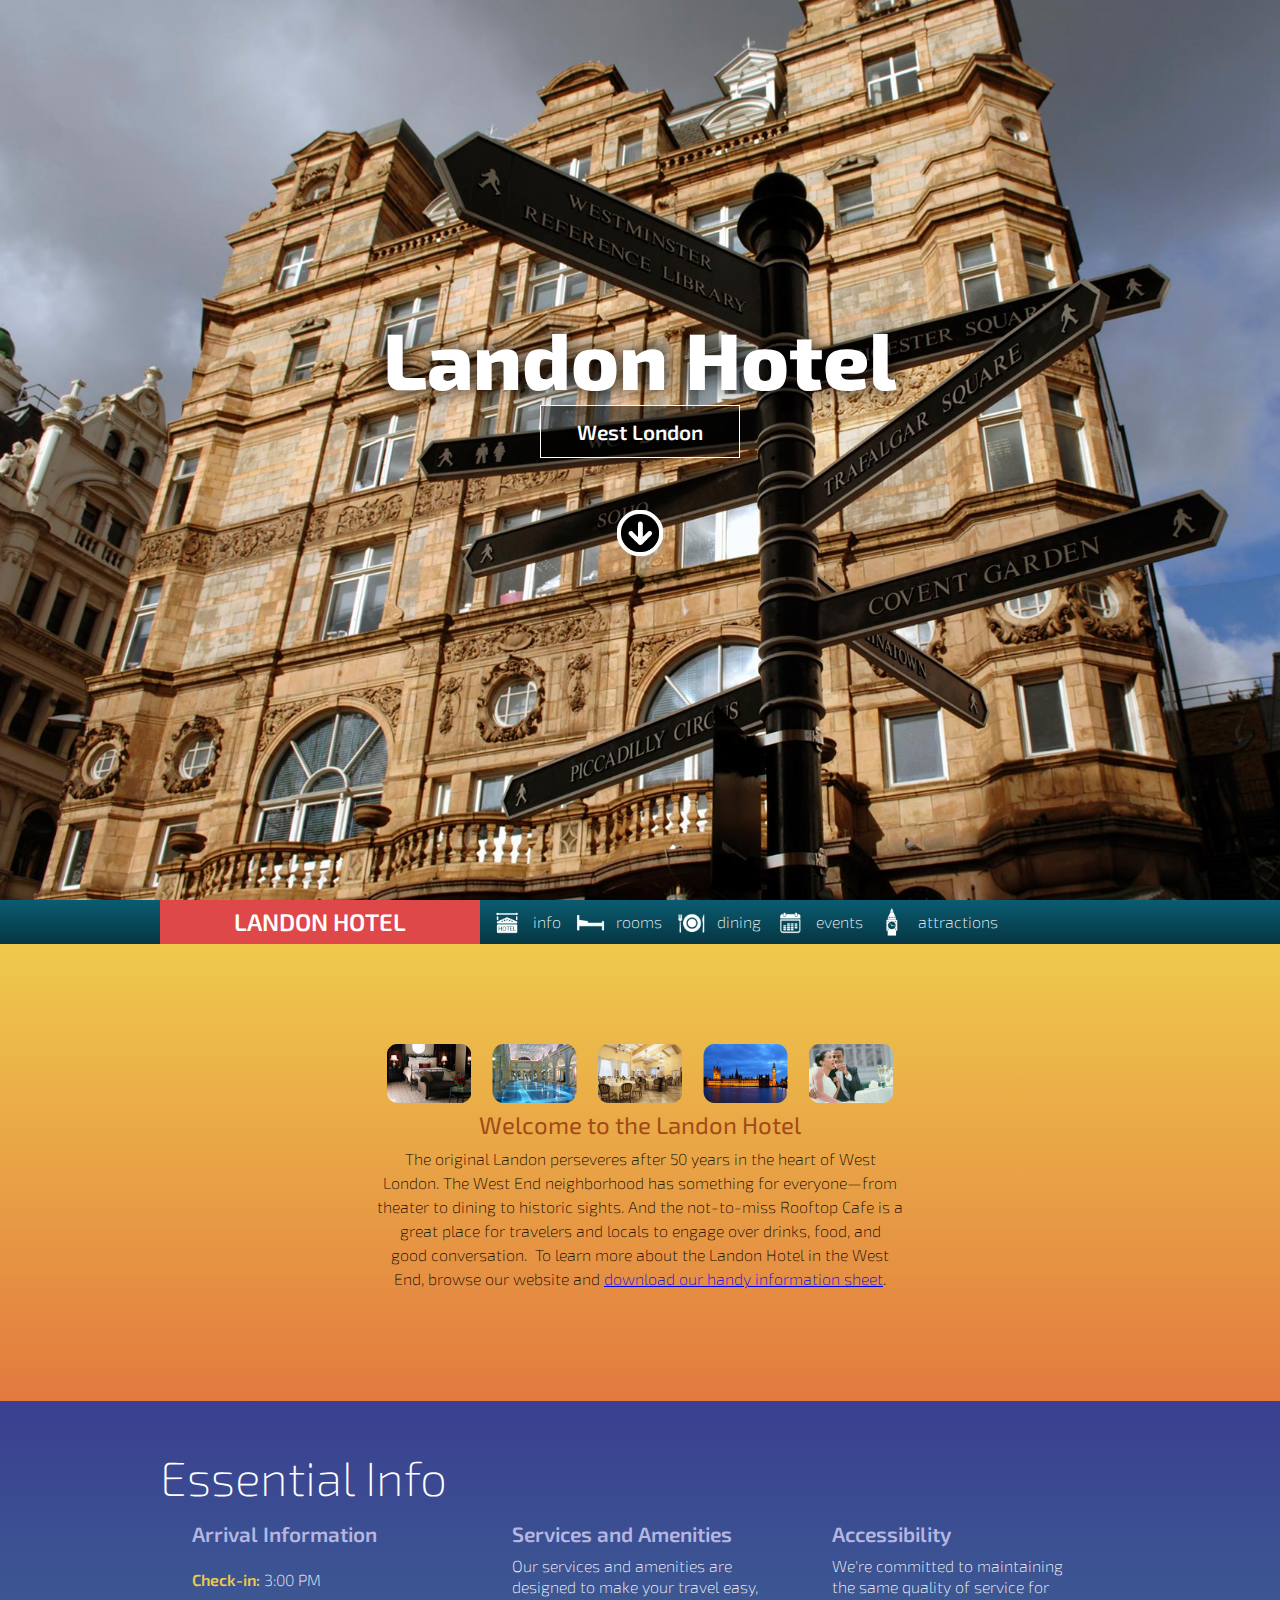
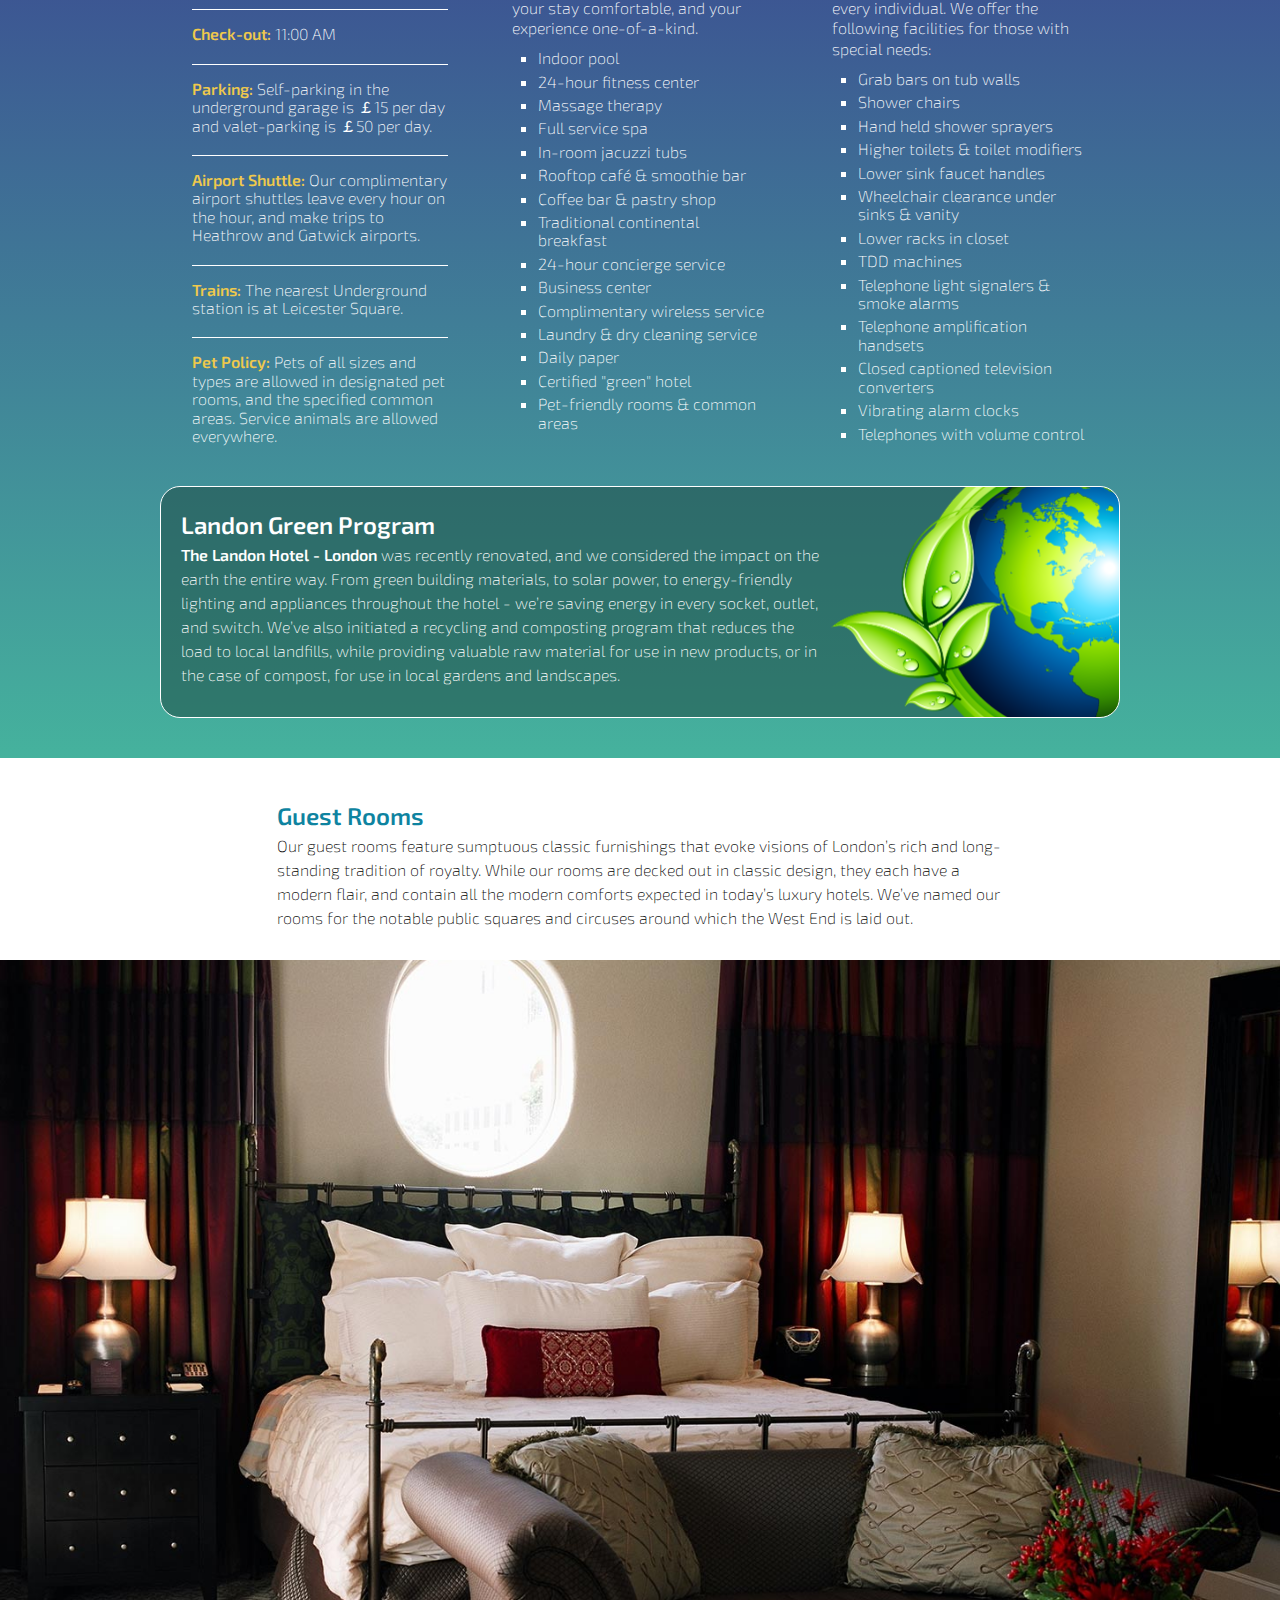
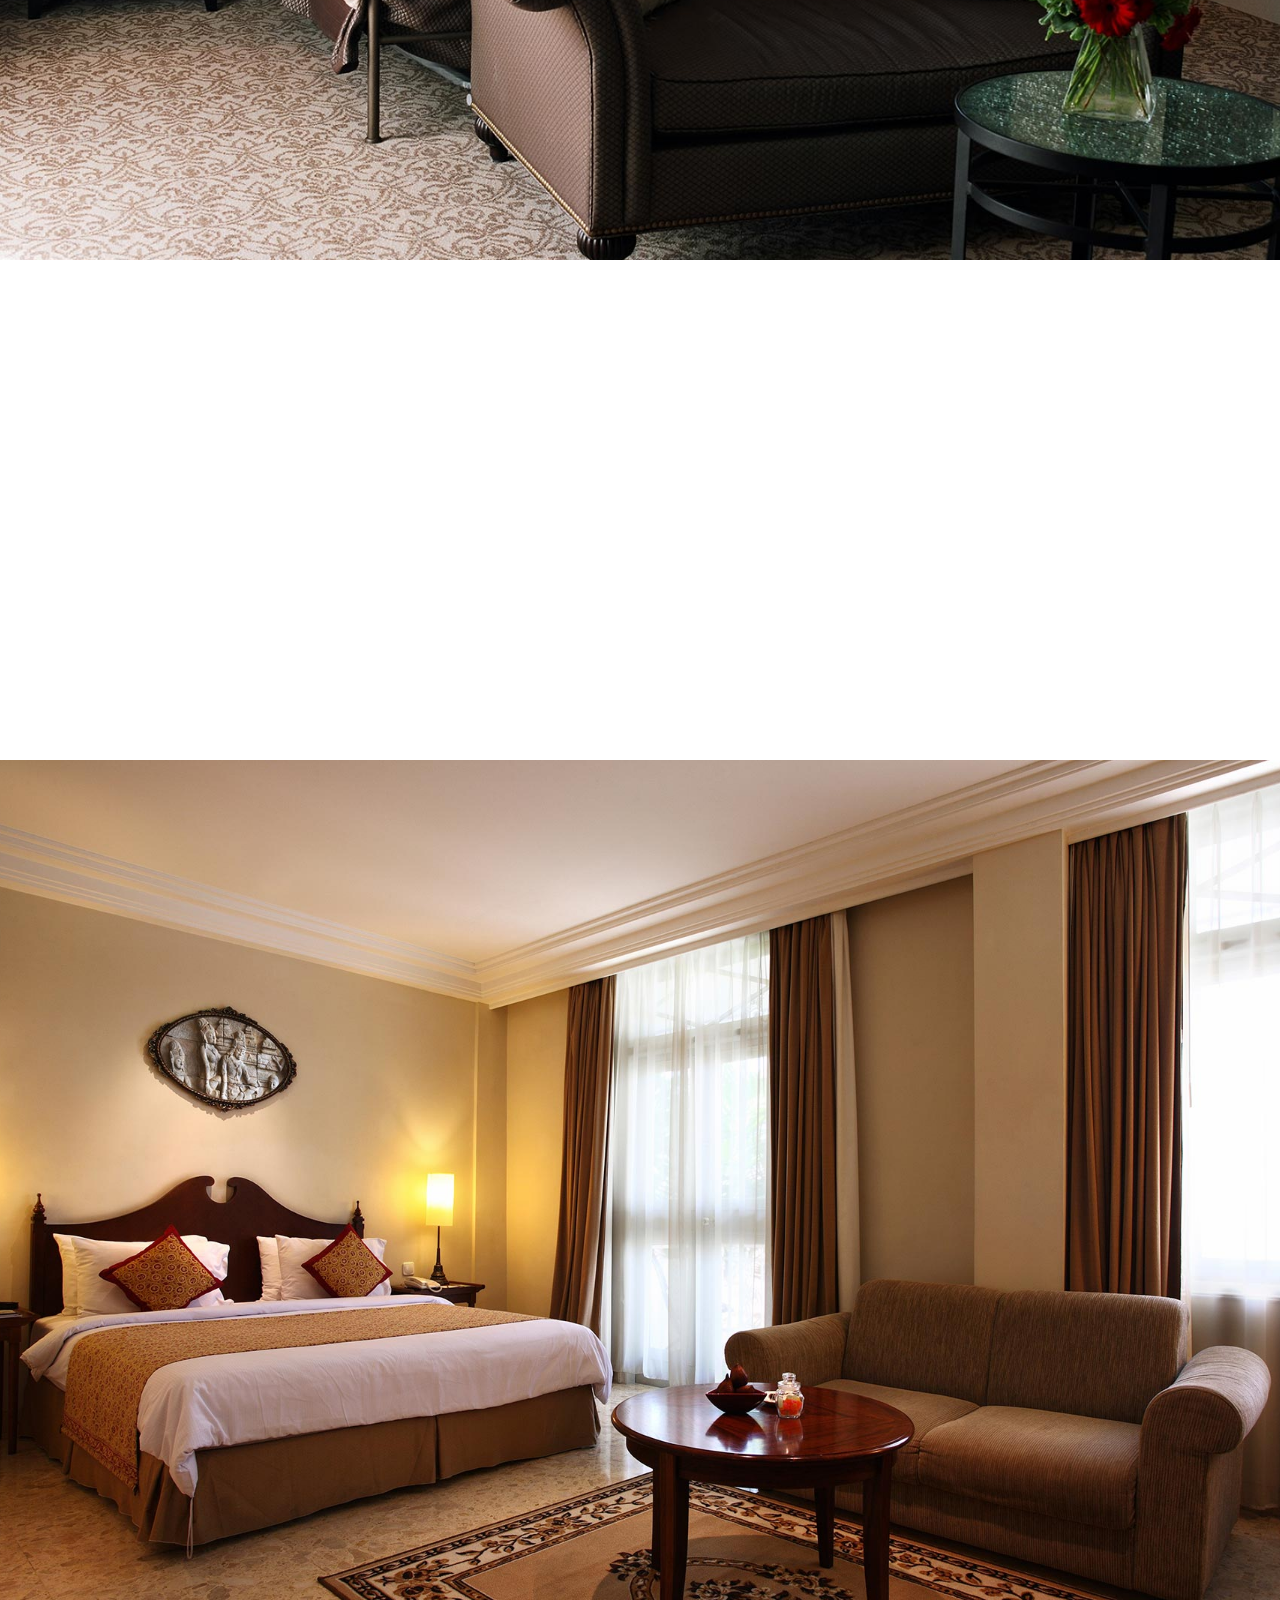
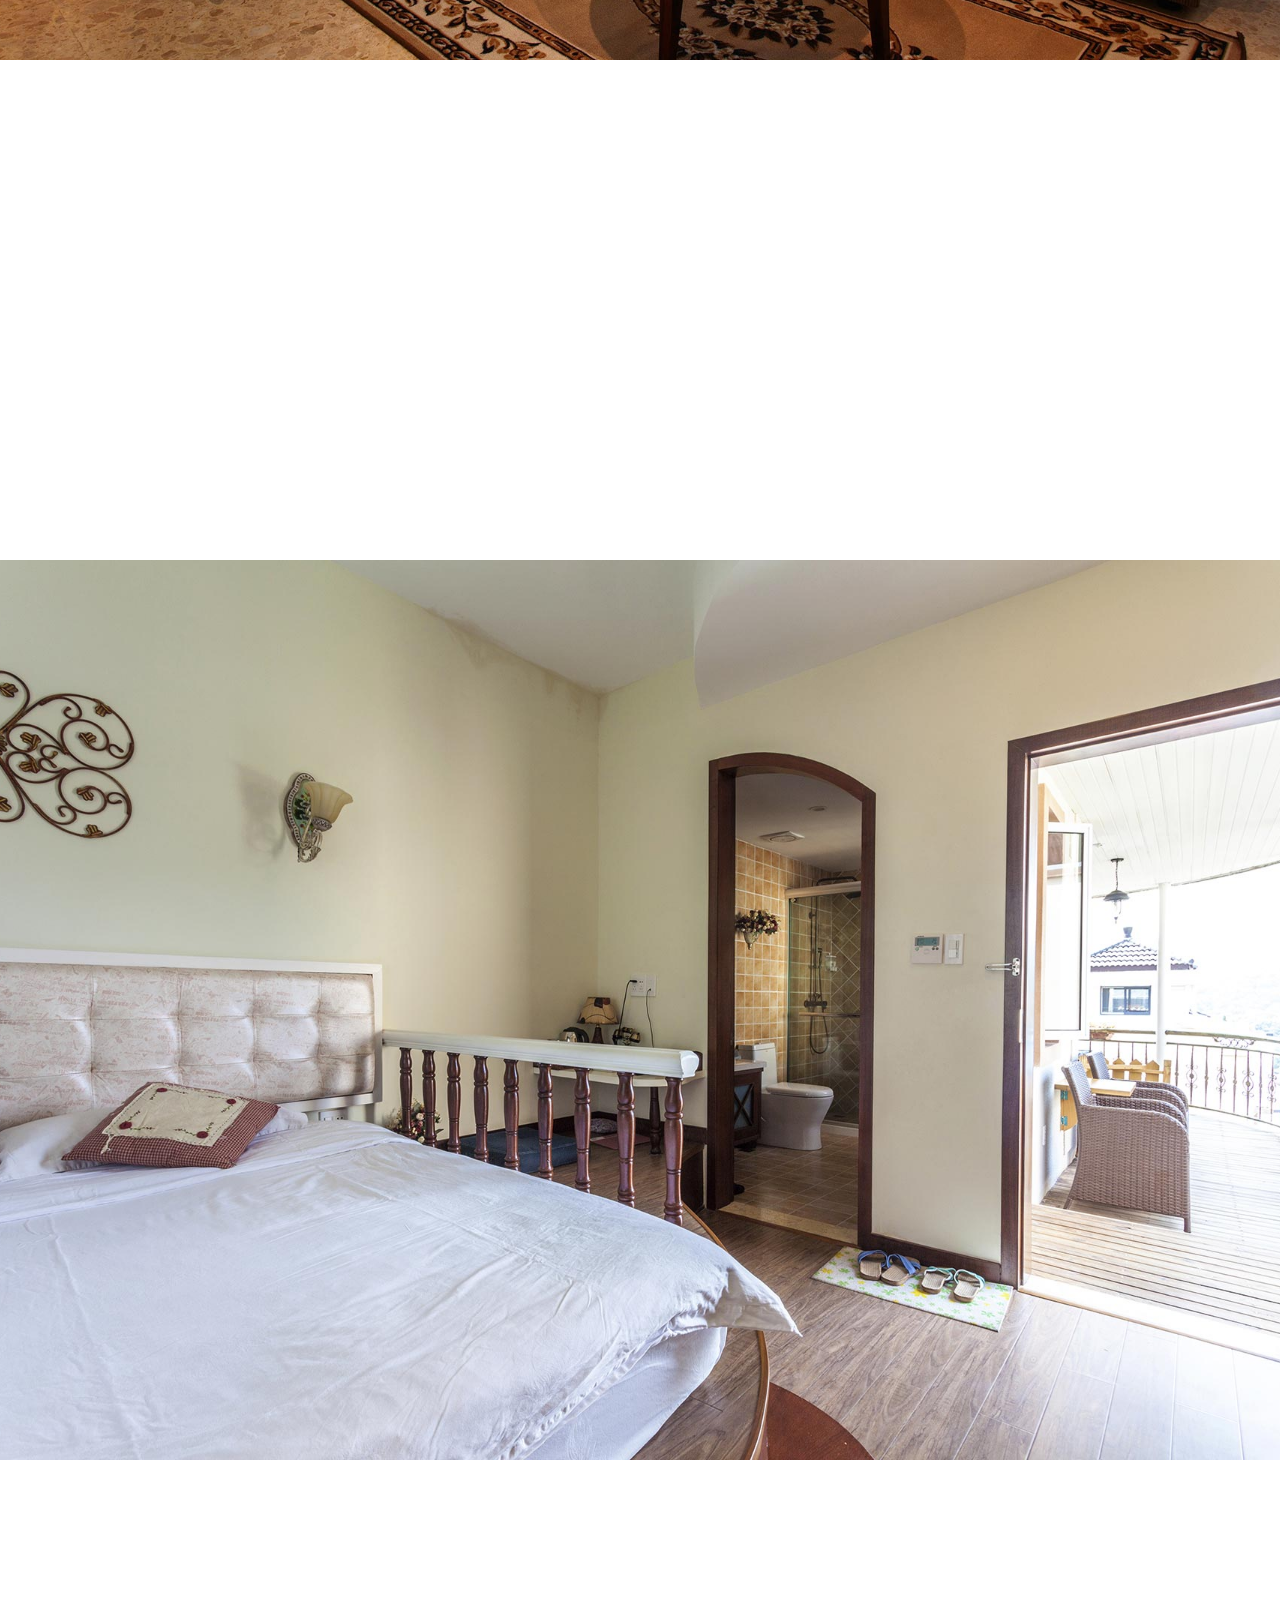
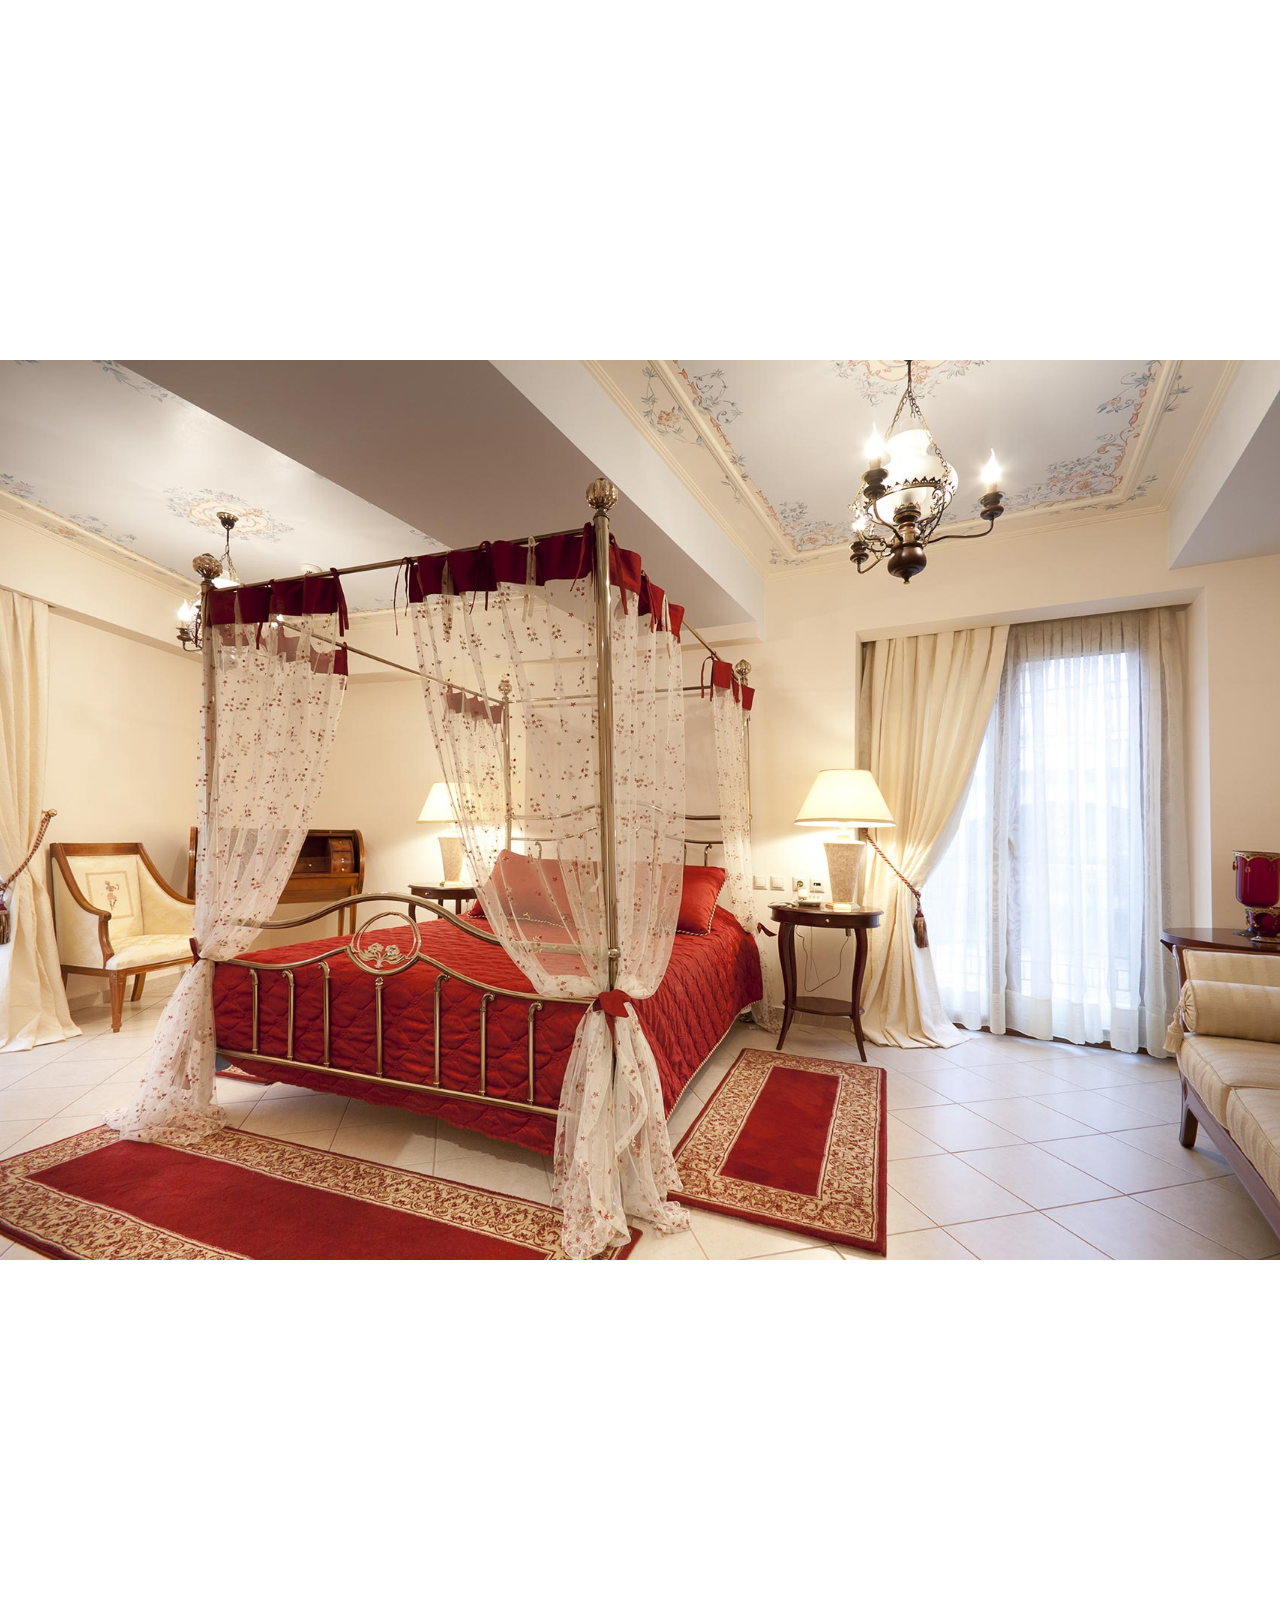
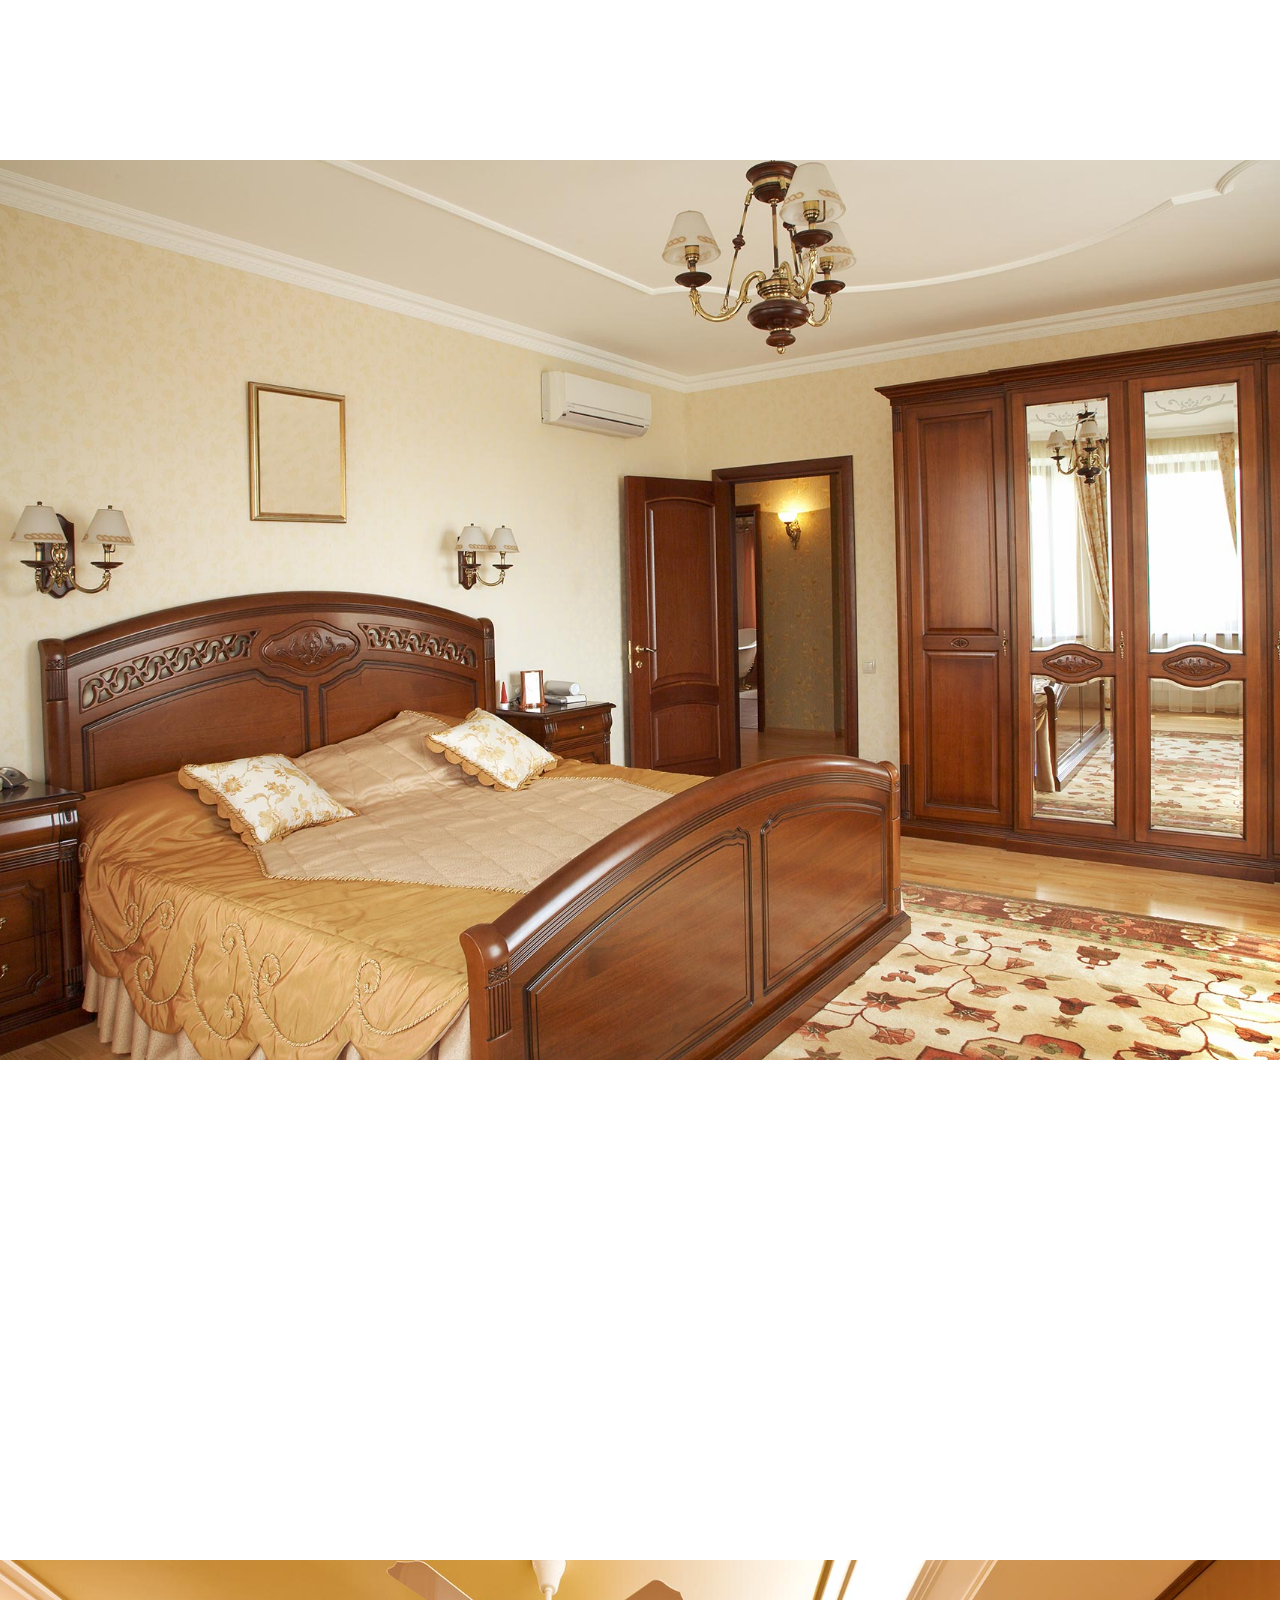
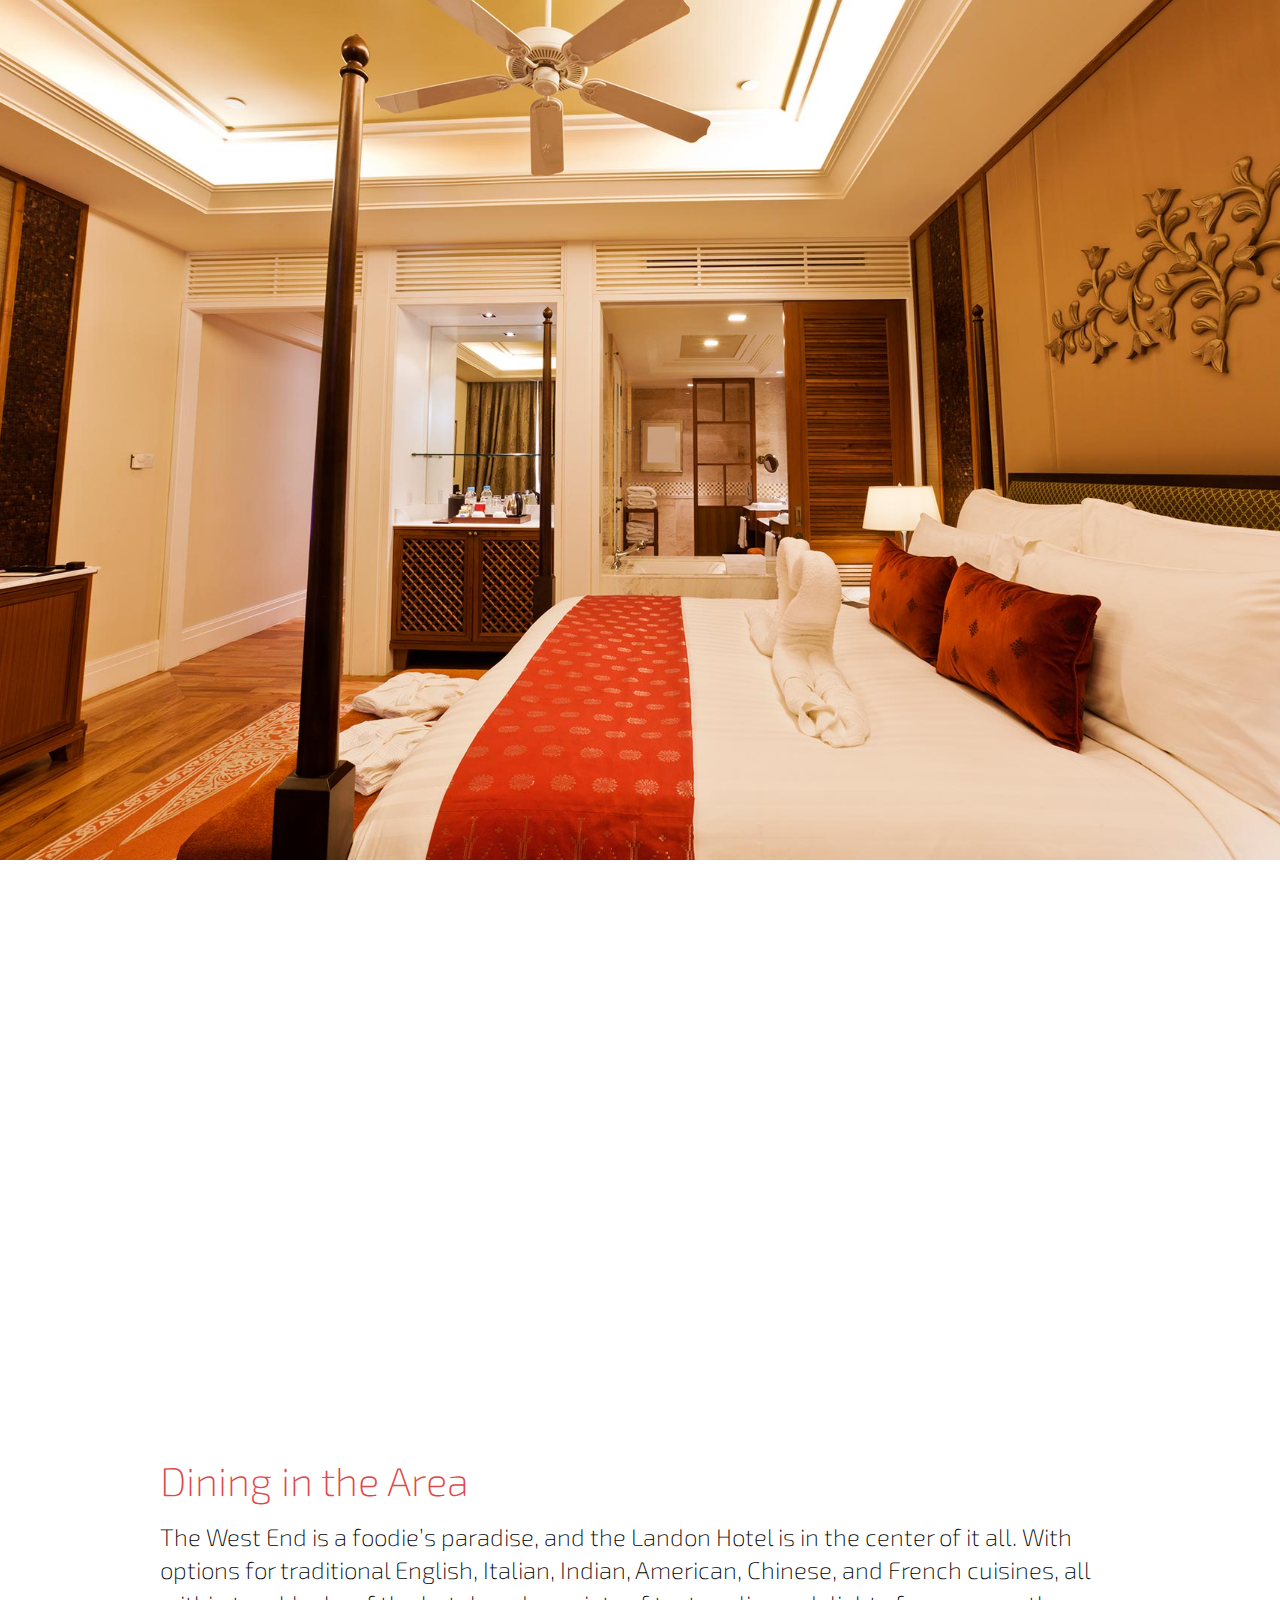
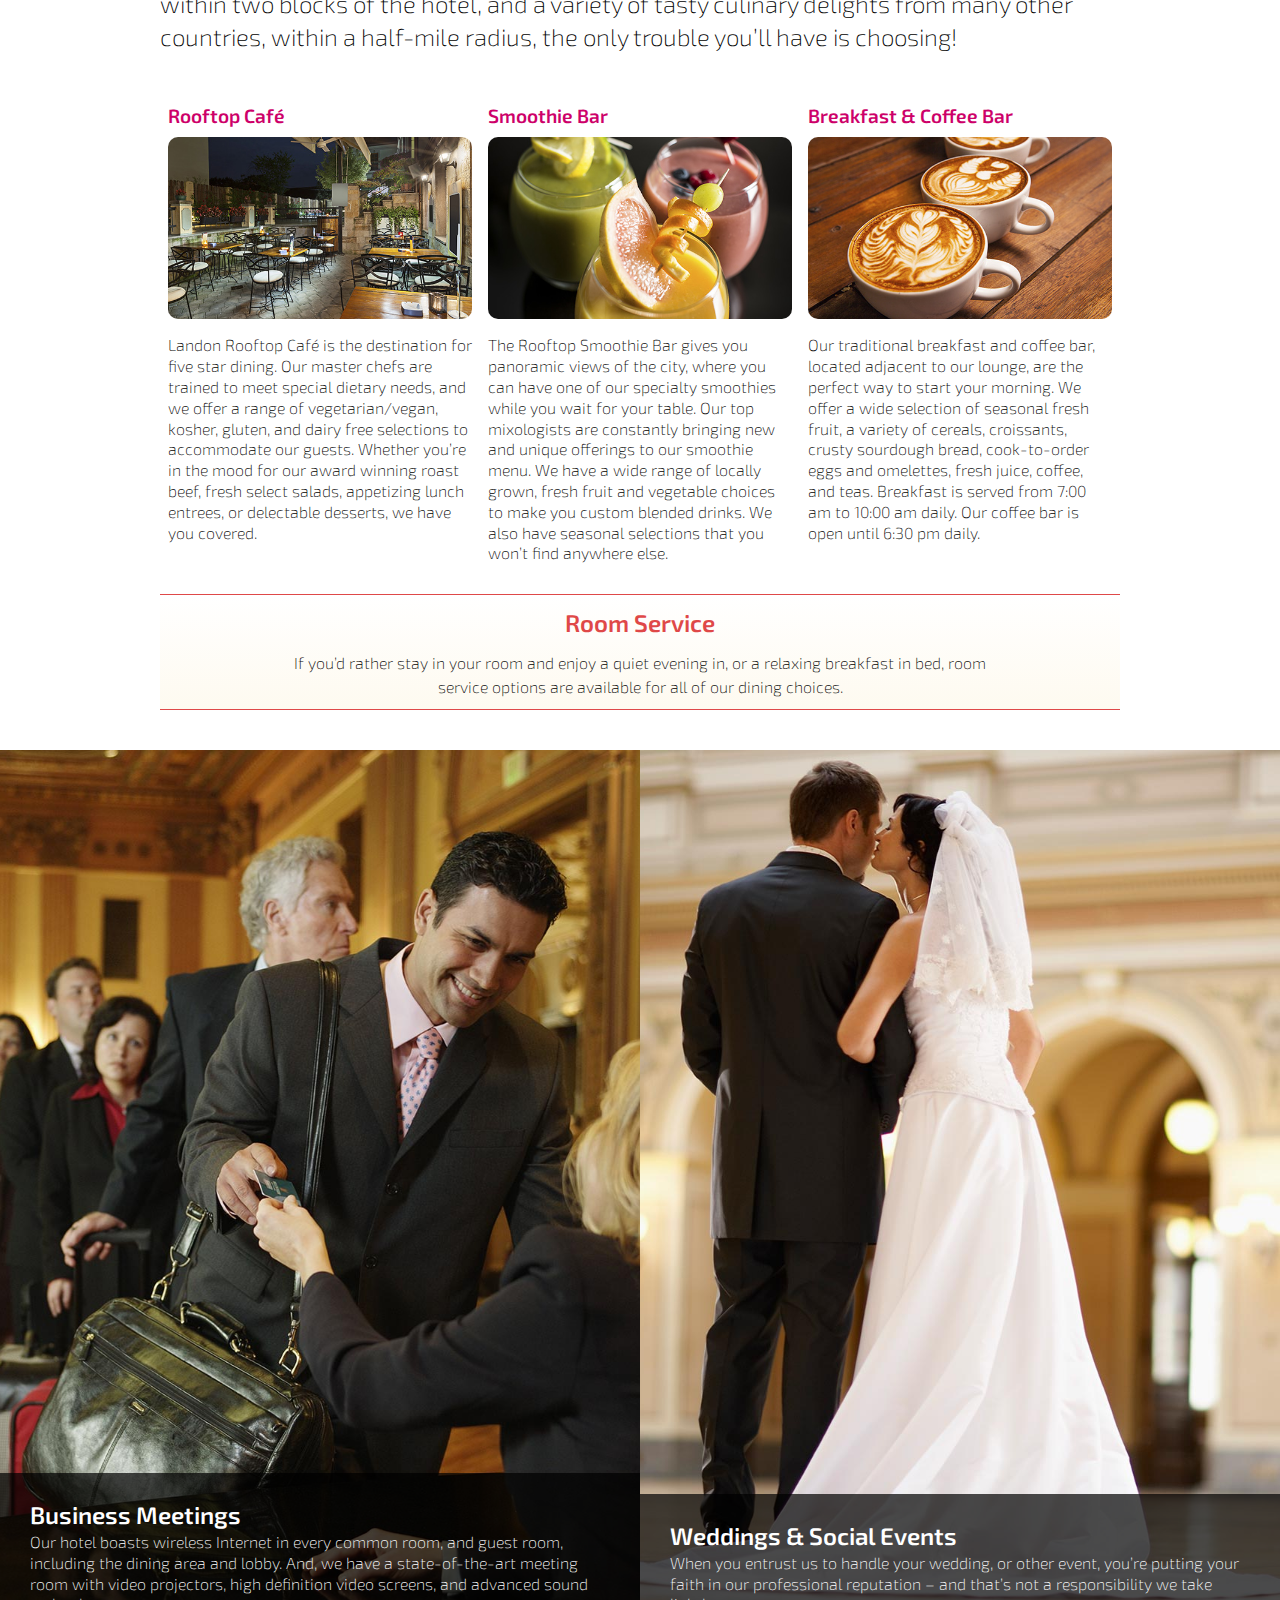
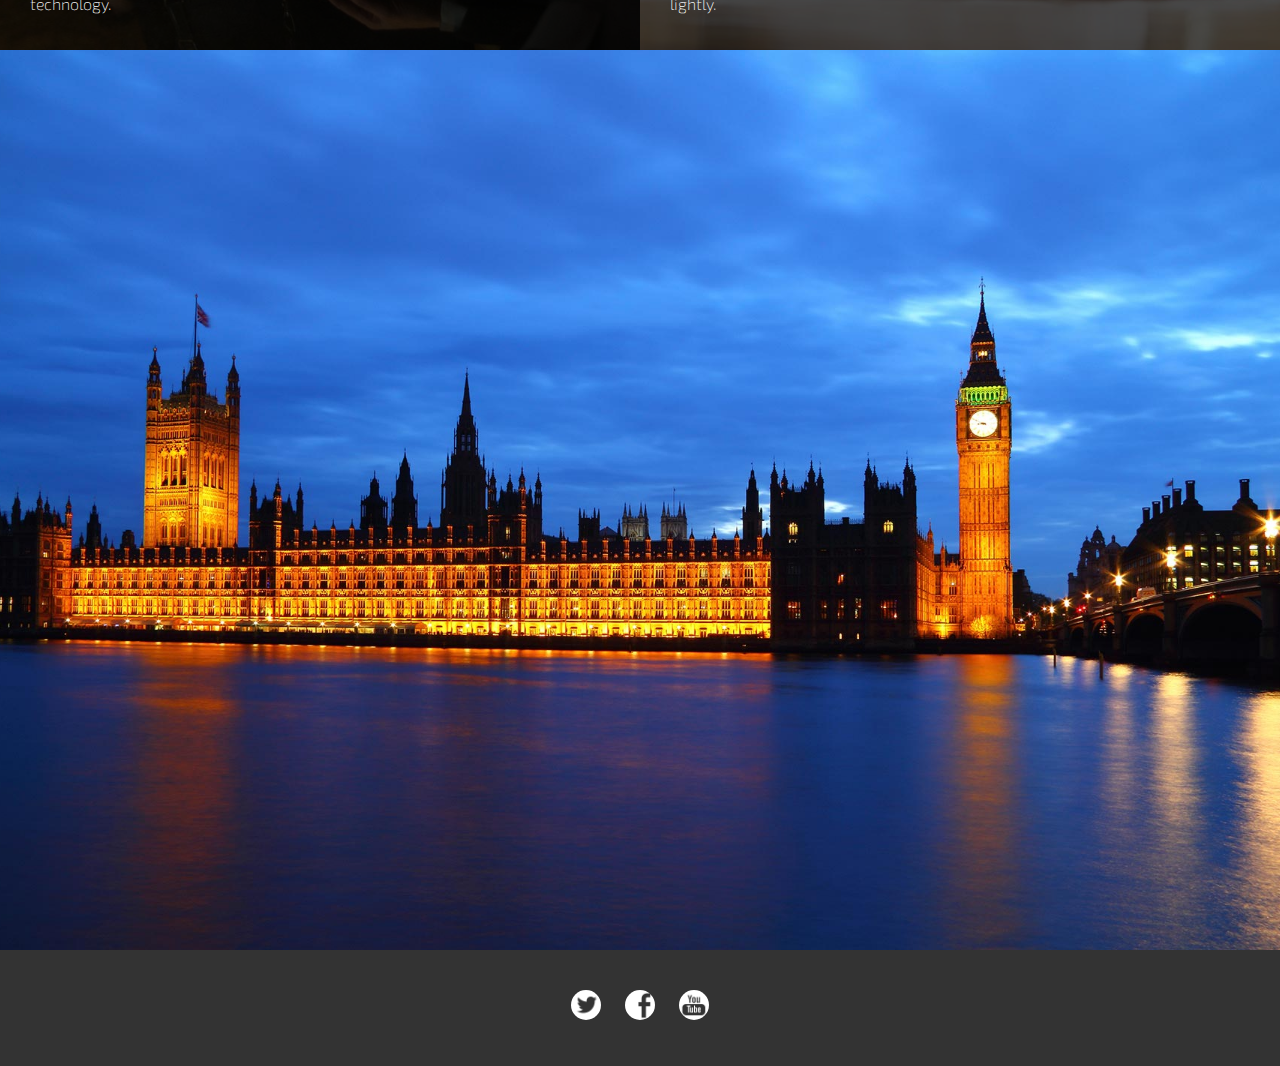
<file: javascript/landonhotel.com/index.html>
<!doctype html>
<html lang="en">

<head>
  <meta charset="UTF-8">
  <title>Landon Hotel</title>
  <link rel="stylesheet" href="css/style.css">
  <meta name="viewport" content="width=device-width, user-scalable=no, initial-scale=1.0, maximum-scale=1.0, minimum-scale=1.0">
</head>
<body>
  <header id="intro">
    <article class="fullheight">
      <div class="hgroup">
        <h1>Landon Hotel</h1>
        <h2>West London</h2>
        <p><a href="#welcome"><img src="images/misc/arrow.png" alt="down arrow"></a></p>
      </div>
    </article>

    <nav id="nav">
      <div class="navbar">
        <div class="brand"><a href="#welcome">Landon <span>Hotel</span></a></div>
        <ul>
          <li><a class="icon info" href="#hotelinfo"><span>info</span></a></li>
          <li><a class="icon rooms" href="#rooms"><span>rooms</span></a></li>
          <li><a class="icon dining" href="#dining"><span>dining</span></a></li>
          <li><a class="icon events" href="#events"><span>events</span></a></li>
          <li><a class="icon attractions" href="#attractions"><span>attractions</span></a></li>
        </ul>
      </div><!-- navbar -->
    </nav>
  </header>
<main id="wrapper">
  <div class="scene" id="welcome">
    <article class="content">
      <div class="gallery">
        <img src="images/hotel/intro_room.jpg" alt="Intro Gallery Room Sample Pictures">
        <img src="images/hotel/intro_pool.jpg" alt="Intro Gallery Pool Sample Pictures">
        <img src="images/hotel/intro_dining.jpg" alt="Intro Gallery Dining Sample Pictures">
        <img src="images/hotel/intro_attractions.jpg" alt="Intro Gallery Attractions Sample Pictures">
        <img class="hidesm" src="images/hotel/intro_wedding.jpg" alt="Intro Gallery Dining Sample Pictures">
      </div>
      <h1>Welcome to the Landon&nbsp;Hotel</h1>
      <p>The original Landon perseveres after 50 years in the heart of West London. The West End neighborhood has something for everyone—from theater to dining to historic sights. And the not-to-miss Rooftop Cafe is a great place for travelers and locals to engage over drinks, food, and good&nbsp;conversation. &nbsp;To learn more about the Landon Hotel in the West End, browse our website and <a href="files/landon_information_sheet_London.pdf">download our handy information sheet</a>.</p>
    </article>
  </div><!-- welcome -->
  <div class="scene" id="hotelinfo">
    <article class="heading">
      <h1>Essential Info</h1>
    </article>
    <article id="usefulinfo">
      <section id="arrivalinfo">
        <h2>Arrival Information</h2>
        <ul>
          <li><strong>Check-in:</strong> 3:00 PM</li>
          <li><strong>Check-out:</strong> 11:00 AM</li>
          <li><strong>Parking:</strong> Self-parking in the underground garage is ￡15 per day and valet-parking is ￡50 per day.</li>
          <li><strong>Airport Shuttle:</strong> Our complimentary airport shuttles leave every hour on the hour, and make trips to Heathrow and Gatwick airports.</li>
          <li><strong>Trains:</strong> The nearest Underground station is at Leicester Square.</li>
          <li><strong>Pet Policy:</strong> Pets of all sizes and types are allowed in designated pet rooms, and the specified common areas. Service animals are allowed everywhere.</li>
        </ul>
      </section>
      <section class="checklist" id="services">
        <h2>Services and Amenities</h2>
        <p>Our services and amenities are designed to make your travel easy, your stay comfortable, and your experience one-of-a-kind.</p>
        <ul>
          <li>Indoor pool</li>
          <li>24-hour fitness center</li>
          <li>Massage therapy</li>
          <li>Full service spa</li>
          <li>In-room jacuzzi tubs</li>
          <li>Rooftop café  &amp; smoothie bar</li>
          <li>Coffee bar  &amp; pastry shop</li>
          <li>Traditional continental breakfast</li>
          <li>24-hour concierge service</li>
          <li>Business center</li>
          <li>Complimentary wireless service</li>
          <li>Laundry &amp; dry cleaning service</li>
          <li>Daily paper</li>
          <li>Certified "green" hotel</li>
          <li>Pet-friendly rooms  &amp; common areas</li>
        </ul>
      </section>
      <section class="checklist" id="accessibility">
        <h2>Accessibility</h2>
        <p>We're committed to maintaining the same quality of service for every individual. We offer the following facilities for those with special needs:</p>
        <ul>
          <li>Grab bars on tub walls</li>
          <li>Shower chairs</li>
          <li>Hand held shower sprayers</li>
          <li>Higher toilets &amp; toilet modifiers</li>
          <li>Lower sink faucet handles</li>
          <li>Wheelchair clearance under sinks &amp; vanity</li>
          <li>Lower racks in closet</li>
          <li>TDD machines</li>
          <li>Telephone light signalers  &amp; smoke alarms</li>
          <li>Telephone amplification handsets</li>
          <li>Closed captioned television converters</li>
          <li>Vibrating alarm clocks</li>
          <li>Telephones with volume control</li>
        </ul>
      </section>
    </article>
    <article id="greenprogram">
      <h2>Landon Green Program</h2>
      <p><strong>The Landon Hotel - London</strong> was recently renovated, and we considered the impact on the earth the entire way. From green building materials, to solar power, to energy-friendly lighting and appliances throughout the hotel - we’re saving energy in every socket, outlet, and switch. We’ve also initiated a recycling and composting program that reduces the load to local landfills, while providing valuable raw material for use in new products, or in the case of compost, for use in local gardens and landscapes.</p>
    </article>
  </div><!-- hotelinfo -->
  <div class="scene" id="rooms">
    <header>
      <h1>Guest Rooms</h1>
      <p>Our guest rooms feature sumptuous classic furnishings that evoke visions of London’s rich and long-standing tradition of royalty. While our rooms are decked out in classic design, they each have a modern flair, and contain all the modern comforts expected in today’s luxury hotels. We’ve named our rooms for the notable public squares and circuses around which the West End is laid&nbsp;out.</p>
    </header>
    <article class="room fullheight" id="piccadilly">
      <section class="content">
        <h1>Piccadilly</h1>
        <p>Designed to be our economy room, for those who will be spending more time seeing the sights, and less time hitting the hay. The Piccadilly room has a smaller footprint, but maintains the accommodations of some of our more deluxe rooms.</p>
      </section>
    </article>
    <article class="room fullheight" id="cambridge">
      <section class="content">
        <h1>Cambridge</h1>
        <p>This room features a king bed, with a Comfort-Plus mattress, covered in 400-thread Egyptian cotton sheets. The Cambridge room is decorated in tasteful and warm muted tones, that are soothing on the eyes and senses.</p>
      </section>
    </article>
    <article class="room fullheight" id="westminster">
      <section class="content">
        <h1>Westminster</h1>
        <p>This room is available with a king or two double beds, and is furnished with our Premiere London collection – the softest and most luxurious bed and bath linens.</p>
      </section>
    </article>
    <article class="room fullheight" id="oxford">
      <section class="content">
        <h1>Oxford</h1>
        <p>Our Oxford suites are some of the prettiest and most romantic rooms around and are perfect for honeymoons. All of these feature canopy beds, lots of windows, and spare no modern comfort or convenience, including a TLX media system.</p>
      </section>
    </article>
    <article class="room fullheight" id="victoria">
      <section class="content">
        <h1>Victoria</h1>
        <p>Traveling with the family? Our spacious Victoria suites, with breathtaking views of the city, are the perfect choice. These corner rooms are furnished with a king or two double beds, and have a sofa with a comfortable pullout bed.</p>
      </section>
    </article>
    <article class="room fullheight" id="manchester">
      <section class="content">
        <h1>Manchester</h1>
        <p>The Manchester Executive Suite, is popular with business travelers the world over. These two-room suites feature a king-size bed, living room with leather recliner, full-sized executive desk, and leather desk chair.</p>
      </section>
    </article>
  </div><!-- rooms -->
  <div class="scene" id="dining">
    <article id="areadining">
      <h1>Dining in the Area</h1>
      <p>The West End is a foodie’s paradise, and the Landon Hotel is in the center of it all. With options for traditional English, Italian, Indian, American, Chinese, and French cuisines, all within two blocks of the hotel, and a variety of tasty culinary delights from many other countries, within a half-mile radius, the only trouble you’ll have is choosing! </p>
    </article>
    <article id="inhotel">
      <section id="rooftopcafe">
        <h2>Rooftop Caf&eacute;</h2>
        <img src="images/hotel/dining_rooftop.jpg" alt="Dining">
        <p>Landon Rooftop Caf&eacute; is the destination for five star dining. Our master chefs are trained to meet special dietary needs, and we offer a range of vegetarian/vegan, kosher, gluten, and dairy free selections to accommodate our guests. Whether you&rsquo;re in the mood for our award winning roast beef, fresh select salads, appetizing lunch entrees, or delectable desserts, we have you covered.</p>
      </section>

      <section id="smoothiebar">
        <h2>Smoothie Bar</h2>
        <img src="images/hotel/dining_smoothiebar.jpg" alt="Dining">
        <p>The Rooftop Smoothie Bar gives you panoramic views of the city, where you can have one of our specialty smoothies while you wait for your table. Our top mixologists are constantly bringing new and unique offerings to our smoothie menu. We have a wide range of locally grown, fresh fruit and vegetable choices to make you custom blended drinks.  We also have seasonal selections that you won’t find anywhere else.</p>
      </section>

      <section id="coffeebar">
        <h2>Breakfast &amp; Coffee Bar</h2>
        <img src="images/hotel/dining_lattes.jpg" alt="Dining">
        <p>Our traditional breakfast and coffee bar, located adjacent to our lounge, are the perfect way to start your morning. We offer a wide selection of seasonal fresh fruit, a variety of cereals, croissants, crusty sourdough bread, cook-to-order eggs and omelettes, fresh juice, coffee, and teas. Breakfast is served from 7:00 am to 10:00 am daily. Our coffee bar is open until 6:30 pm daily.</p>
      </section>
    </article><!-- inhotel -->
    <article id="roomservice">
      <h1>Room Service</h1>
      <p>If you’d rather stay in your room and enjoy a quiet evening in, or a relaxing breakfast in bed, room service options are available for all of our dining choices.</p>
    </article>
  </div><!-- dining -->
  <div class="scene" id="events">
      <article class="event fullheight" id="businessmeetings">
        <div class="content">
          <h2>Business Meetings</h2>
          <p>Our hotel boasts wireless Internet in every common room, and guest room, including the dining area and lobby. And, we have a state-of-the-art meeting room with video projectors, high definition video screens, and advanced sound technology.</p>
        </div><!-- content -->
      </article><!-- article -->
      <article class="event fullheight" id="weddings">
        <div class="content">
          <h2>Weddings &amp; Social Events</h2>
          <p> When you entrust us to handle your wedding, or other event, you’re putting your faith in our professional reputation – and that’s not a responsibility we take lightly. </p>
        </div><!-- content -->
      </article><!-- article -->
  </div><!-- events -->
  <div class="scene fullheight" id="attractions">
    <article class="content">
      <h1>Local Attractions</h1>
        <p>Whether you’re a theater enthusiast, enjoy epic shopping, or love to stroll and people watch, London’s West End has an endless opportunity to partake. The heart of London’s "Theatreland" offering the best in drama, comedy, and musical productions.</p>
    </article>
  </div><!-- attractions -->
</main>
<footer class="scene">
  <article class="content">
    <div id="socialmedia">
      <ul class="group">
        <li><a href="https://twitter.com/"><img class="icon" src="images/socialmedia/twitter.png" alt="icon for twitter" /></a></li>
        <li><a href="http://www.facebook.com/"><img class="icon" src="images/socialmedia/facebook.png" alt="icon for facebook" /></a></li>
        <li><a href="http://www.youtube.com/"><img class="icon" src="images/socialmedia/youtube.png" alt="icon for youtube" /></a></li>    
      </ul>      
    </div>
  </article>
</footer>
  <script src="js/script.js"></script>
</body>

</html>
</file>
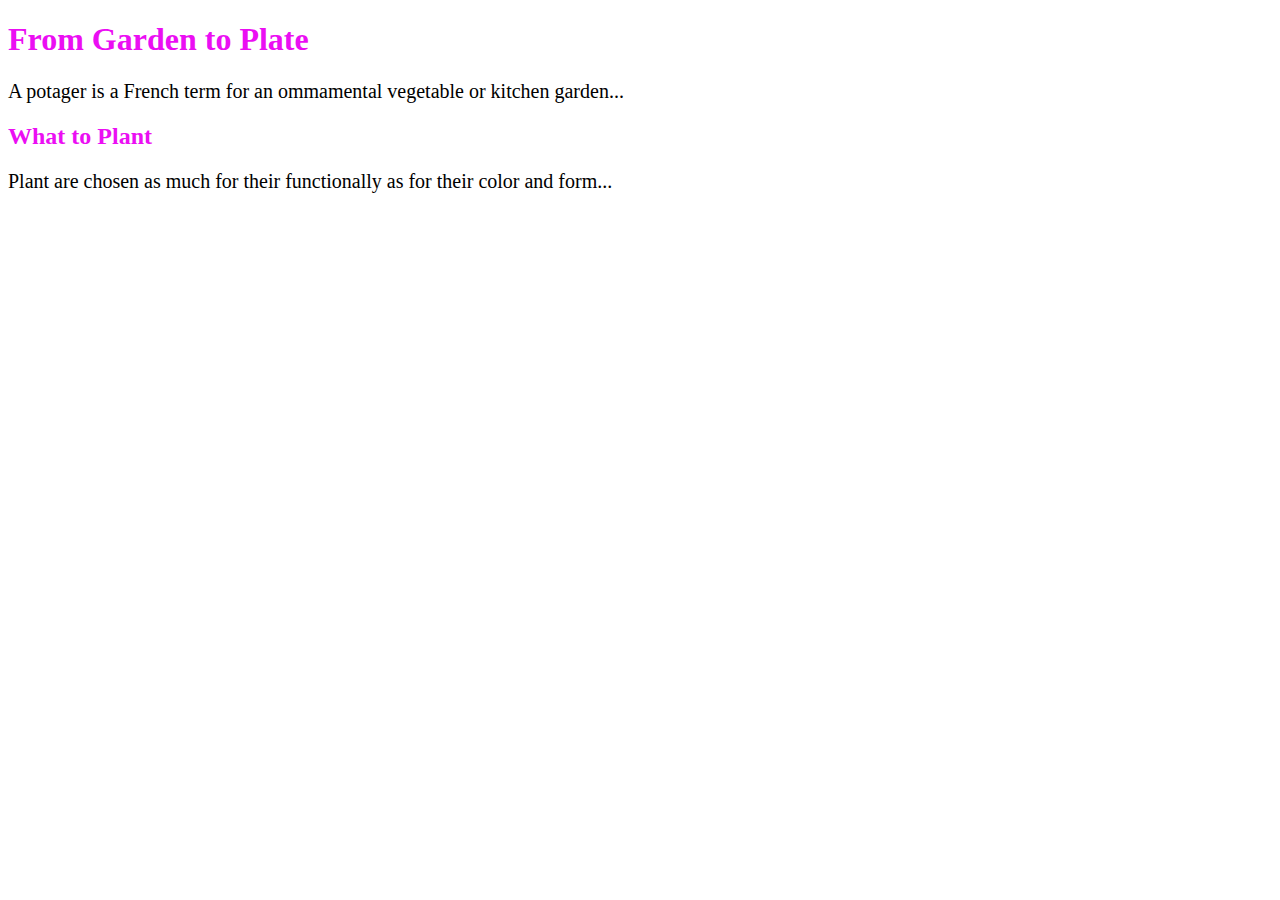
<file: cobacss.html>
<!DOCTYPE html>
<html>
    <head>
        <style>
               
            h1 {
              color: #eb0ef3
              
            }
            
            h2 {
                color : #eb0ef3
            }
            p {
              font-family: verdana;
              font-size: 20px;
            }
            </style>
            </head>
            <body>
            
            <h1>From Garden to Plate</h1>
            <p>A potager is a French term for an ommamental vegetable or kitchen garden...</p>
            <h2>What to Plant</h2>
            <p>Plant are chosen as much for their functionally as for their color and form...</p>
            
            
 </body>
 </html>
</file>
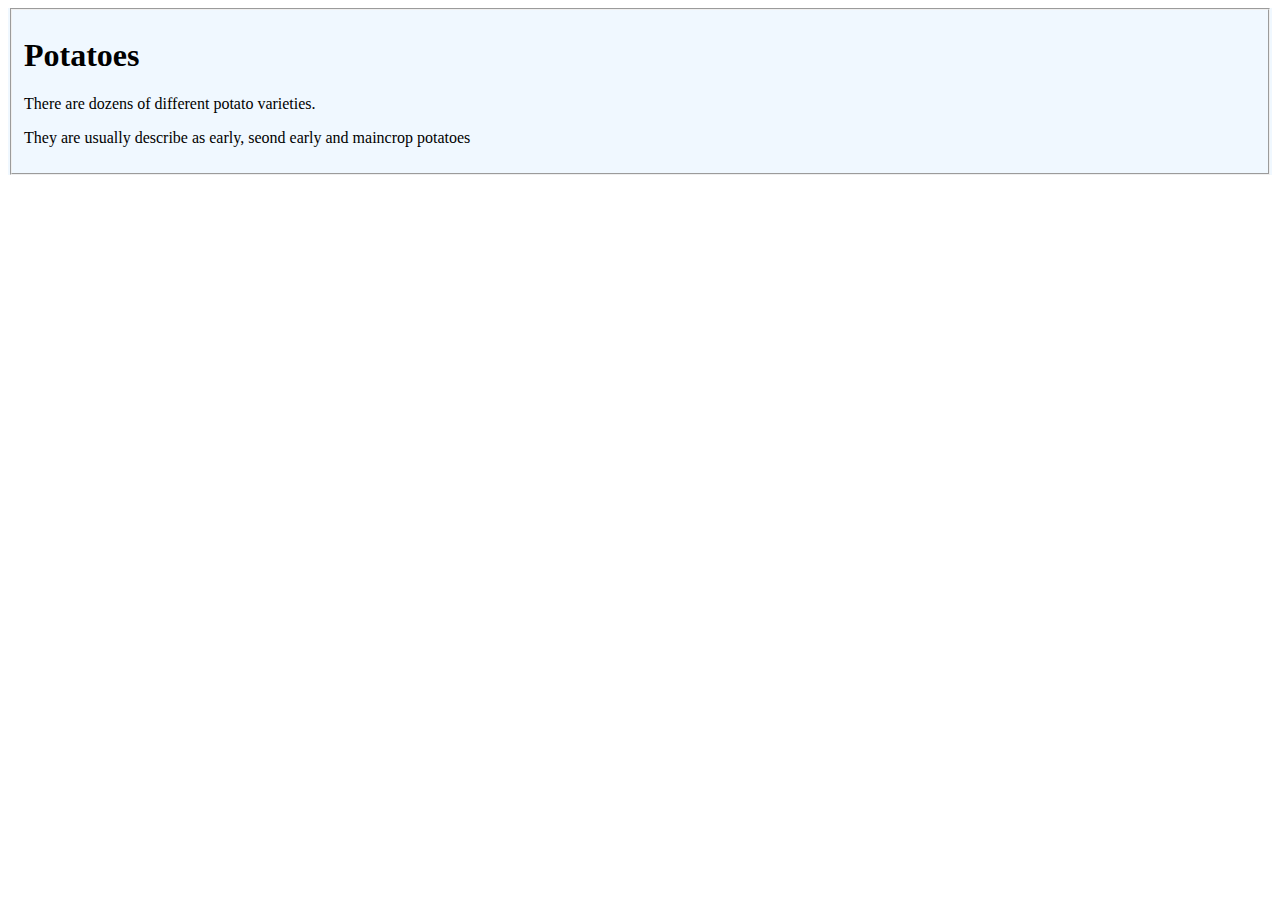
<file: cobacss2.html>
<!DOCTYPE html>
<html>
    <head>
        <style>
           form{
               background-color: aliceblue;
           }
      
            </style>
            </head>
            <body>
                <form action="">
                    <fieldset>
                </form>
                    <h1><b>Potatoes</b></h1>
                    <p>There are dozens of different potato varieties.</p>
                    <p>They are usually describe as early, seond early and maincrop potatoes</p>
                    </div>
                </fieldset>
            
 </body>
 </html>
</file>
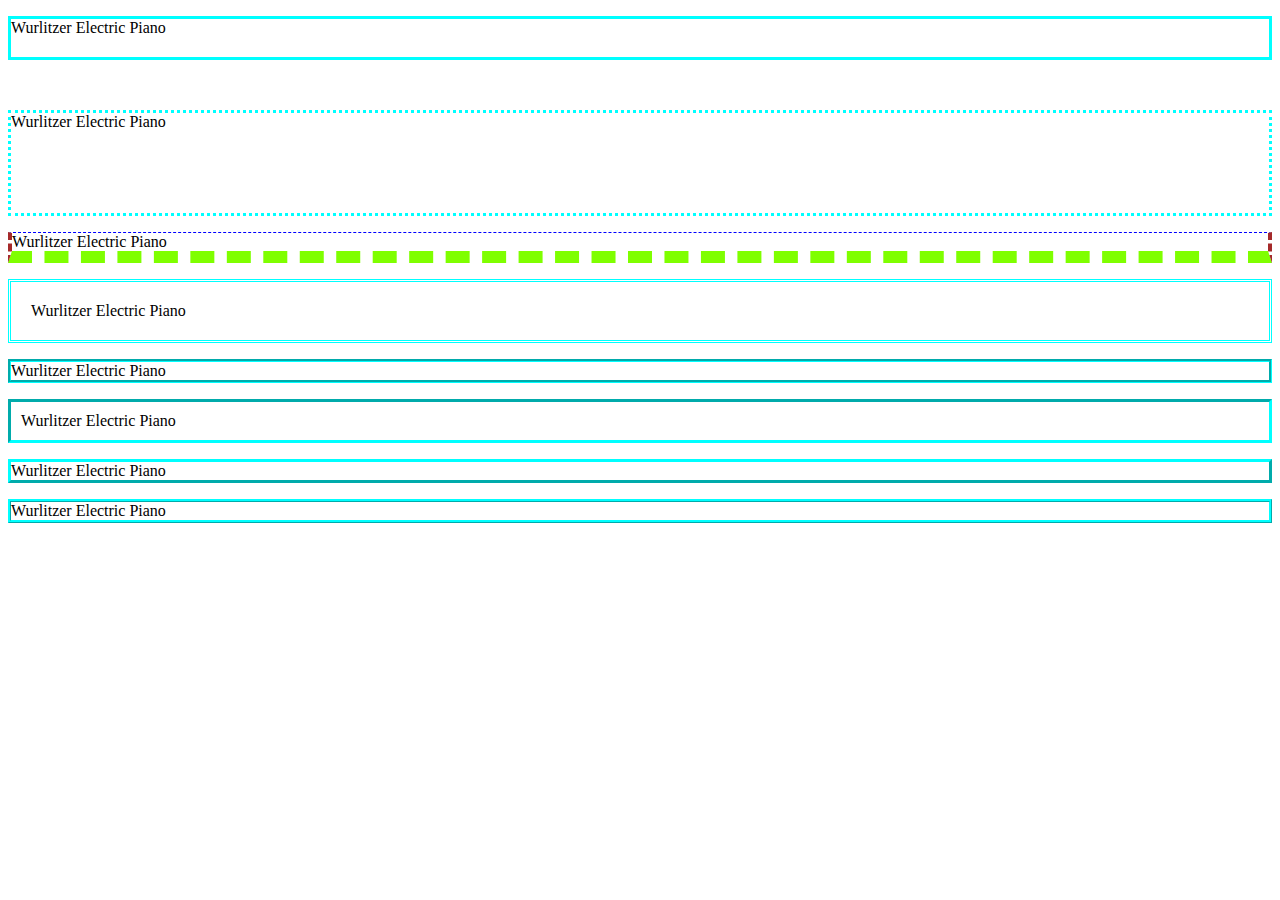
<file: border_css/border.html>
<!DOCTYPE html>
<html>
    <head>
        <title></title>
        <link rel="stylesheet" type="text/css" href="border.css">
    </head>
</html>
<body>
	<p id="line_1">Wurlitzer Electric Piano</p>
	<p id="line_2">Wurlitzer Electric Piano</p>
	<p id="line_3">Wurlitzer Electric Piano</p>
	<p id="line_4">Wurlitzer Electric Piano</p>
	<p id="line_5">Wurlitzer Electric Piano</p>
	<p id="line_6">Wurlitzer Electric Piano</p>
	<p id="line_7">Wurlitzer Electric Piano</p>
	<p id="line_8">Wurlitzer Electric Piano</p>
</body>
</html>
</file>
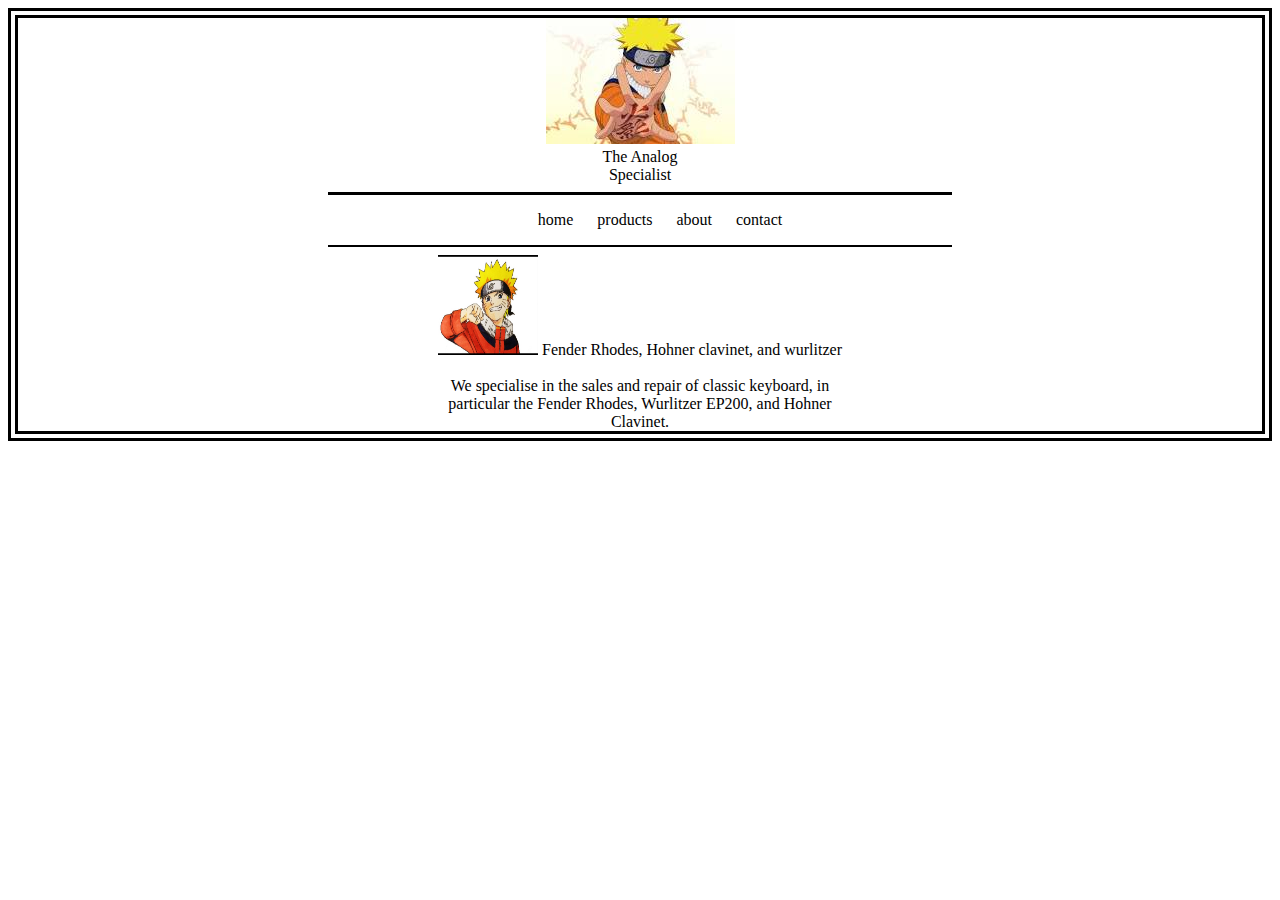
<file: border_navbar/border_navbar.html>
<!DOCTYPE html>
<html>
    <head>
        <style>
            .container{
	border:2px ;
    text-align: center;

}
         .line_4{
    border-style: double;
    border-width: 10px 10px 10px 10px;
}
li{
                display:inline;
                margin: 10px;
            
            }

 
        </style>
        <body>
            <div class="container">
            <div class="line_4"><img src="5.jpg"><br>The Analog <br>Specialist
                <hr width="50%" color="black" size="3px">
                <ul>
                <li>home</li>
                <li>products</li>
                <li>about</li>
                <li>contact</li>
            </ul>
            <hr width="50%" color="black" >
            <img src="6.jpg" width="100px" height="100px">
            Fender Rhodes, Hohner clavinet, and wurlitzer
            <br><br>
            We specialise in the sales and repair of classic keyboard, in <br>particular the Fender Rhodes, Wurlitzer EP200, and Hohner<br> Clavinet.
                </div>
            </div>
        </body>
    </head>
</html>
</file>
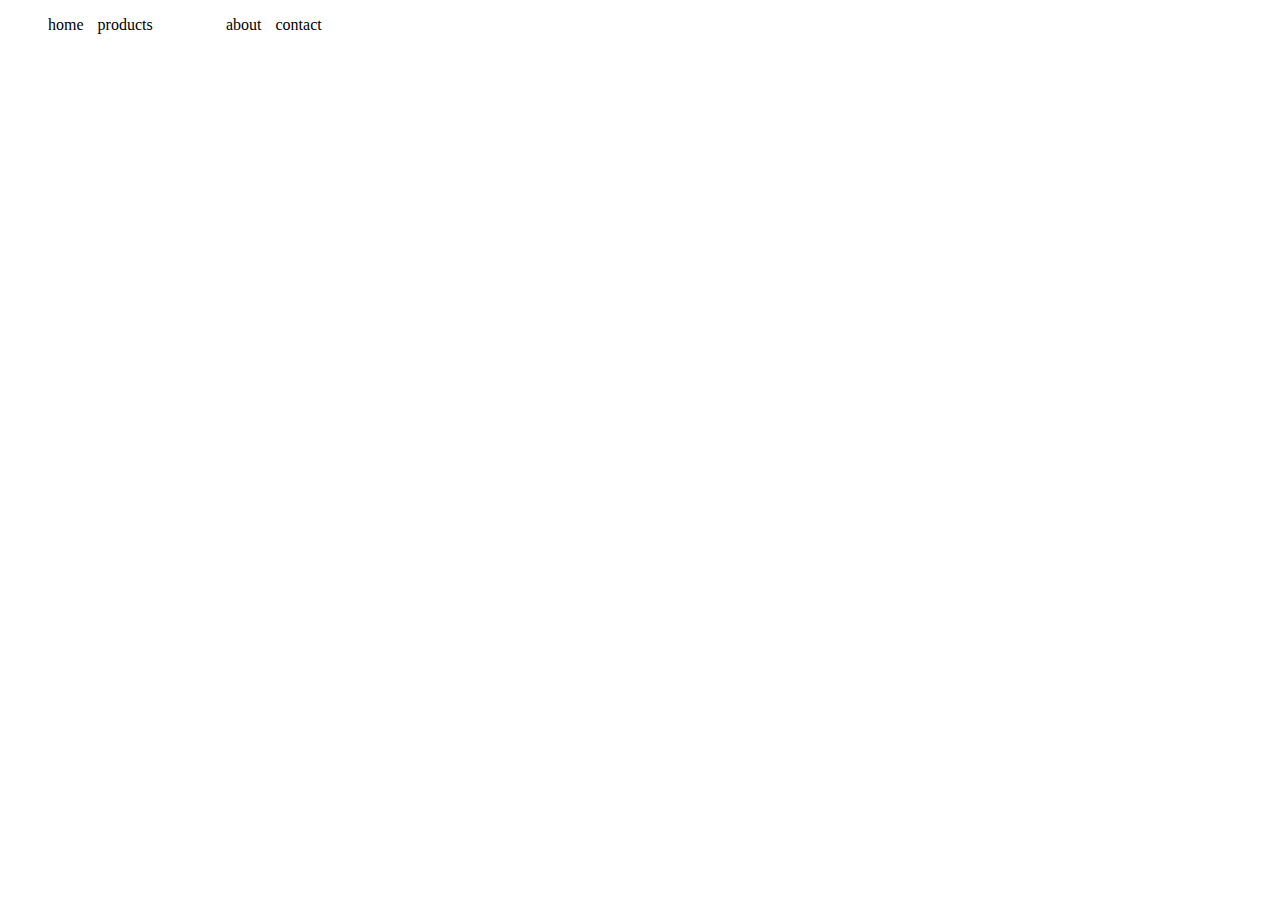
<file: border_navbar/navbar_simple.html>
<!DOCTYPE html>
<html>
    <head>
        <style>
            li{
                display:inline;
                margin-right: 10px;
            
            }
            .spaci{
                visibility: hidden;
            }
        </style>
        <body>
            <ul>
                <li>home</li>
                <li>products</li>
                <li class="spaci">service</li>
                <li>about</li>
                <li>contact</li>
            </ul>
        </body>
    </head>
</html>
</file>
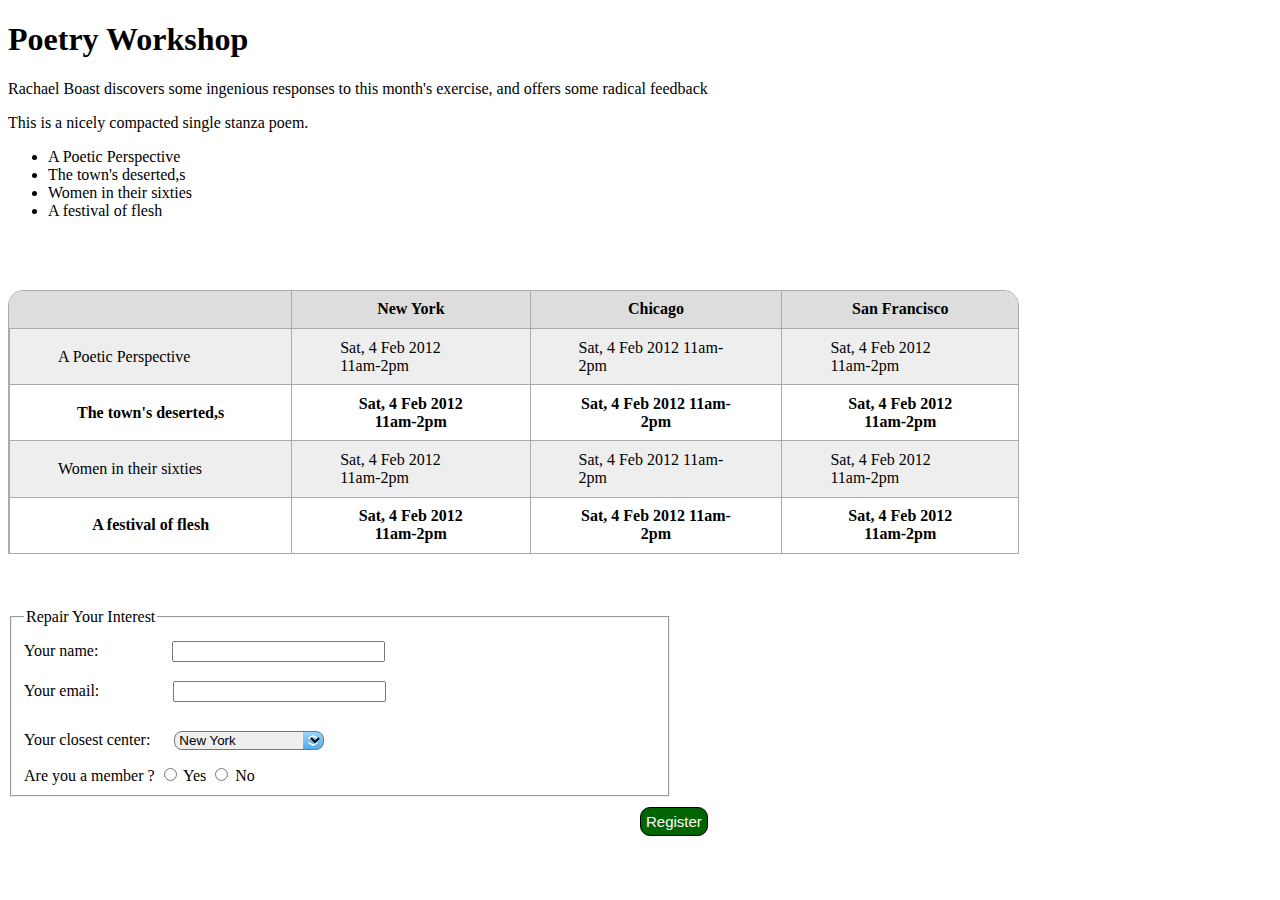
<file: border_radius/border_radius.html>
<!DOCTYPE html>
<html>
<head>
<style> 

table {
width:80%;
  border: 1px solid #aaa;
  border-collapse: separate;
  border-spacing: 0;
  border-radius: 15px 15px 0px 0px;;
  overflow: hidden;
}
table thead th,
table tbody th,
table tbody td {
  padding: .6em 3em;
  border-bottom: 1px solid #aaa;
}
table thead th {
  background-color: #ddd;
}
table tbody td {
  background-color: #eee;
}
table tbody td {
  border-left: 1px solid #aaa;
}

table thead th + th,
table tbody th {
  border-left: 1px solid #aaa;
}
table tbody tr:last-child th,
table tbody tr:last-child td {
  border-bottom: none;
}
fieldset{
	width: 50%;

}
select{

border-radius: 8px;
background-image: url("data:image/svg+xml;utf8,<svg xmlns='http://www.w3.org/2000/svg' width='30' height='30'><polyline points='8,12,15,8,22,12' fill='none' style='stroke:white;stroke-width:2'/><polyline points='8,18,15,22,22,18' fill='none' style='stroke:white;stroke-width:2'/></svg>"),
linear-gradient(to bottom, #a0d8ff 0%, #2591dd 150%);;
height: 100%;
width: 150px;
background-position: center right;
background-size:  1.5em 1.5em;
background-repeat: no-repeat;
margin-top: 10px;
margin-left: 20px;
margin-bottom: 15px;
}

.form{
        line-height:40px;
    }
	.form2{
        padding-top: 10px;
    }
	.member{
        display: inline;
    }
	#vname1{
        margin-left: 70px;
        padding-right: 30px;
    }
    #vname2{
        margin-left: 70px;
        padding-right: 30px;      
    }
	input.submit{
        font-size: 15px;
        margin-top: 10px;
        margin-left: 50%;
        background-color: darkgreen;
        color: white;
        padding: 5px;
        border-radius: 10px;
        border: 1px solid black;
    }
</style>
</head>
<body>
<h1>Poetry Workshop</h1>
<p>Rachael Boast discovers some ingenious responses to this month's exercise, and offers some radical feedback</p>
<p>This is a nicely compacted single stanza poem.</p>

<ul>
                <li>A Poetic Perspective</li>
                <li>The town's deserted,s</li>
                <li>Women in their sixties </li>
                <li>A festival of flesh</li>
			</ul>
			
			<br>
			<br>
			<br>

<table>
  <thead>
    <tr>
      <th width="281">&nbsp;</th>
      <th width="226">New York </th>
      <th width="239">Chicago</th>
      <th width="202">San Francisco </th>
    </tr>
  </thead>
  <tbody>
    <tr>
      <td>A Poetic Perspective </td>
      <td>Sat, 4 Feb 2012 11am-2pm </td>
      <td>Sat, 4 Feb 2012 11am-2pm </td>
      <td>Sat, 4 Feb 2012 11am-2pm </td>
    </tr>
    <tr>
      <th>The town's deserted,s </th>
      <th>Sat, 4 Feb 2012 11am-2pm </th>
      <th>Sat, 4 Feb 2012 11am-2pm </th>
      <th>Sat, 4 Feb 2012 11am-2pm </th>
    </tr>
    <tr>
      <td>Women in their sixties </td>
      <td>Sat, 4 Feb 2012 11am-2pm </td>
      <td>Sat, 4 Feb 2012 11am-2pm </td>
      <td>Sat, 4 Feb 2012 11am-2pm </td>
    </tr>
	<tr>
      <th>A festival of flesh </th>
      <th>Sat, 4 Feb 2012 11am-2pm </th>
      <th>Sat, 4 Feb 2012 11am-2pm </th>
      <th>Sat, 4 Feb 2012 11am-2pm </th>
    </tr>
  </tbody>
</table>
<br>
<br>
<br>

<fieldset >
    <legend >Repair Your Interest</legend>
	
	<form class="form">
		<label for="fname" id="fname" name="fname">Your name:</label>
		<input type="text" id="vname1" name="fname" value="">
<br>
		<label for="femail" id="femail" email="femail">Your email:</label>
		<input type="email" id="vname2" email="femail">
		</form>
		<form class="form2">
            <label for="select">Your closest center:</label>
            <select class="select" >
                <option value="n">New York</option>
                <option value="c">Chicago</option>
                <option value="s">San Francisco</option>
			</select>
			<br>
      <p class="member">Are you a member ?</p>
            <input type="radio" class="yesno" id="yes" name="member" value="yes">
            <label for="yes">Yes</label> 
            <input type="radio" id="no" name="member" value="no">
            <label for="no">No</label>     
        </form>
</fieldset>
<input class="submit" type="submit" value="Register">

</body>
</html>
</file>
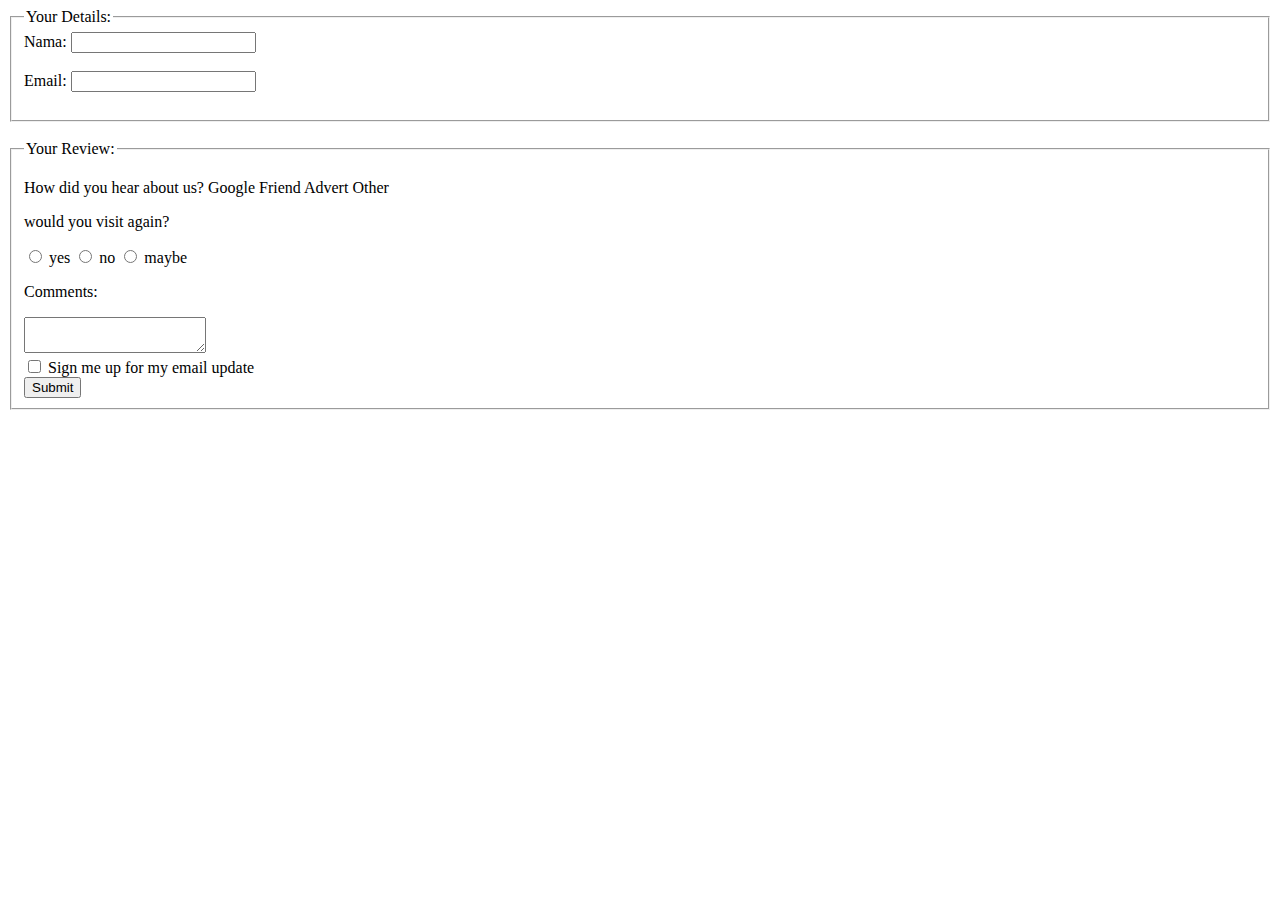
<file: form/cobaform.html>
<!DOCTYPE html>
<html>
<body">


<form  method="POST">
    <fieldset>
        <legend>Your Details:</legend>
  <label for="fname">Nama: </label>
  <input type="text" id="fname" name="fname"><br><br>
  <label for="lname">Email: </label>
  <input type="text" id="lname" name="lname"><br><br>
  
</form></fieldset><br>

<fieldset>
    <legend>Your Review:</legend>
<p>How did you hear about us? Google Friend Advert Other</p>
<p>would you visit again?</p>
  <input type="radio" id="yes" name="visit" value="yes">
  <label for="yes">yes</label>
  <input type="radio" id="no" name="visit" value="no">
  <label for="no">no</label>
  <input type="radio" id="maybe" name="visit" value="maybe">
  <label for="maybe">maybe</label>

  <p>Comments:</p>
  <textarea>
      
  </textarea><br>

  <input type="checkbox" id="vehicle1" name="vehicle1" value="sign me">
  <label for="vehicle1"> Sign me up for my email update</label><br>
  <input type="submit" value="Submit">

</fieldset>

</body>
</html>
</file>
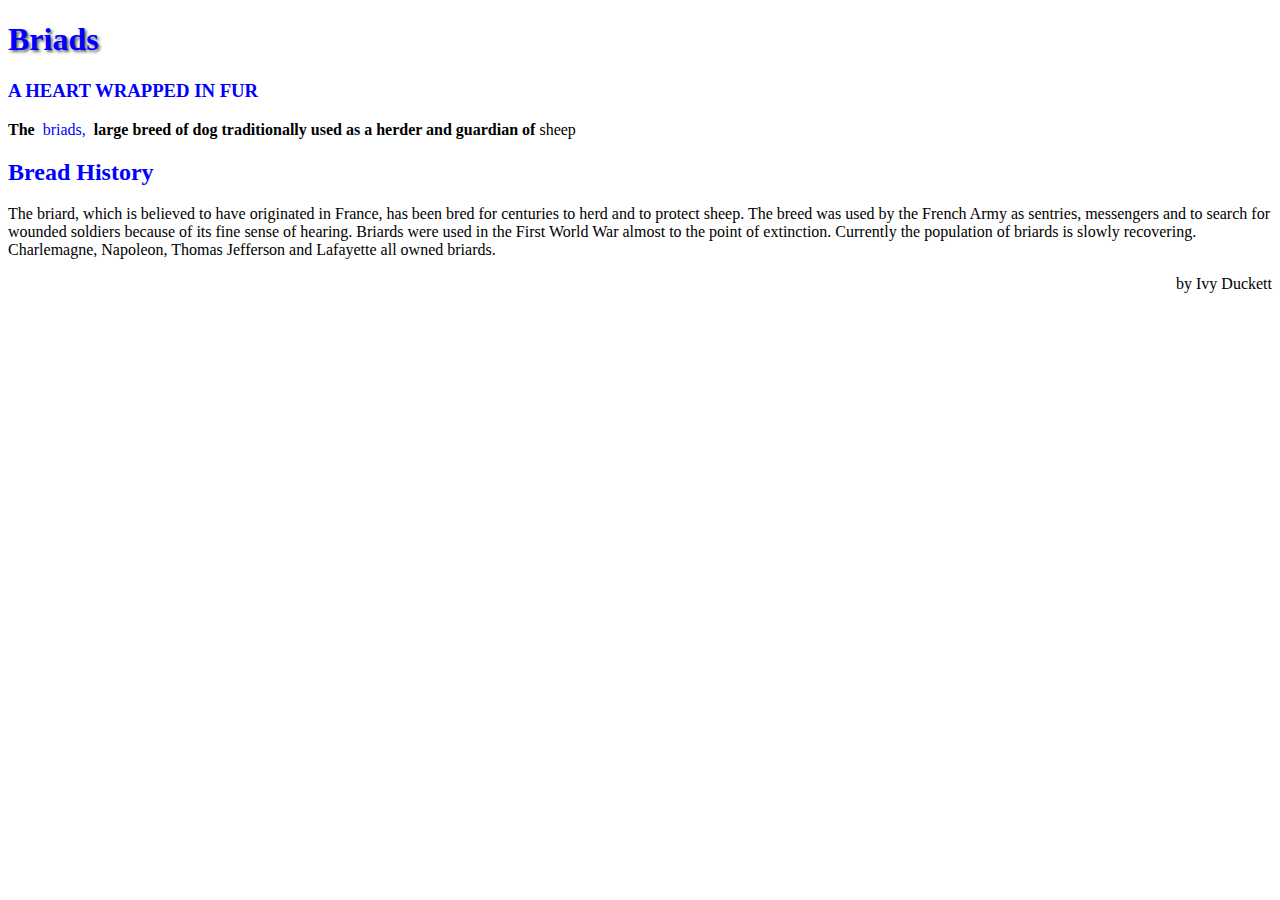
<file: introducing_css/introducing css.html>
<!DOCTYPE html>
<html>
    <title></title>
    <style type="text/css">
    h1{ color: blue; font-family: Georgia, 'Times New Roman', Times, serif; text-shadow: 2px 2px 3px #666666;}
    h3{ color: blue;}
    h2{ color: blue;}
         
   .con2 { font-weight: 500;}
   span{ color:blue;}

   .right   { text-align: right; font-weight: 100;}
    </style>
</head>
<body>
    <h1>Briads</h2>
   
   <h3>A HEART WRAPPED IN FUR</h3>
   <strong>The&nbsp; </strong><span >briads,&nbsp;</span><strong> large breed of dog traditionally used as a herder and guardian of </stong>
    <span style="color: black; font-weight: 100;">sheep</span> 

   
   <h2>Bread History</h3>
   <p class="con2">The briard, which is believed to have originated in France, has been bred for centuries to herd and to protect sheep. The breed was used by the French Army as sentries, messengers and to search for wounded soldiers because of its fine sense of hearing.
    Briards were used in the First World War almost to the point of extinction. Currently the population of briards is slowly recovering. Charlemagne, Napoleon, Thomas Jefferson and Lafayette all owned briards.
       <p>

 <p class="right">by Ivy Duckett</p>
      
</body>
</html>
</file>
<file: border_css/border.css>
p{
    border-color: aqua;
}
#line_1{
    border-style:solid;
    margin-bottom: 50px;
    padding-bottom: 20px;
}
#line_2{
    border-style: dotted;
    height: 100px;
}
#line_3{
    border-style: dashed;
    border-width: 1px 4px 12px 4px;
    border-color: blue brown chartreuse;
}
#line_4{
    border-style: double;
    padding: 20px;
}
#line_5{
	border-style: groove;
}
#line_6{
    border-style: inset;
    padding: 10px;
    margin-top: 10px;
}
#line_7{
	border-style: outset;
}
#line_8{
	border-style: ridge;
}
</file>
<file: javascript/landonhotel.com/css/style.css>
@import url(http://fonts.googleapis.com/css?family=Exo+2:400,200,600,800);
/* line 5, ../../../../../.rvm/gems/ruby-2.1.2/gems/compass-core-1.0.0.rc.1/stylesheets/compass/reset/_utilities.scss */
html, body, div, span, applet, object, iframe,
h1, h2, h3, h4, h5, h6, p, blockquote, pre,
a, abbr, acronym, address, big, cite, code,
del, dfn, em, img, ins, kbd, q, s, samp,
small, strike, strong, sub, sup, tt, var,
b, u, i, center,
dl, dt, dd, ol, ul, li,
fieldset, form, label, legend,
table, caption, tbody, tfoot, thead, tr, th, td,
article, aside, canvas, details, embed,
figure, figcaption, footer, header, hgroup,
menu, nav, output, ruby, section, summary,
time, mark, audio, video {
  margin: 0;
  padding: 0;
  border: 0;
  font: inherit;
  font-size: 100%;
  vertical-align: baseline;
}

/* line 22, ../../../../../.rvm/gems/ruby-2.1.2/gems/compass-core-1.0.0.rc.1/stylesheets/compass/reset/_utilities.scss */
html {
  line-height: 1;
}

/* line 24, ../../../../../.rvm/gems/ruby-2.1.2/gems/compass-core-1.0.0.rc.1/stylesheets/compass/reset/_utilities.scss */
ol, ul {
  list-style: none;
}

/* line 26, ../../../../../.rvm/gems/ruby-2.1.2/gems/compass-core-1.0.0.rc.1/stylesheets/compass/reset/_utilities.scss */
table {
  border-collapse: collapse;
  border-spacing: 0;
}

/* line 28, ../../../../../.rvm/gems/ruby-2.1.2/gems/compass-core-1.0.0.rc.1/stylesheets/compass/reset/_utilities.scss */
caption, th, td {
  text-align: left;
  font-weight: normal;
  vertical-align: middle;
}

/* line 30, ../../../../../.rvm/gems/ruby-2.1.2/gems/compass-core-1.0.0.rc.1/stylesheets/compass/reset/_utilities.scss */
q, blockquote {
  quotes: none;
}
/* line 103, ../../../../../.rvm/gems/ruby-2.1.2/gems/compass-core-1.0.0.rc.1/stylesheets/compass/reset/_utilities.scss */
q:before, q:after, blockquote:before, blockquote:after {
  content: "";
  content: none;
}

/* line 32, ../../../../../.rvm/gems/ruby-2.1.2/gems/compass-core-1.0.0.rc.1/stylesheets/compass/reset/_utilities.scss */
a img {
  border: none;
}

/* line 116, ../../../../../.rvm/gems/ruby-2.1.2/gems/compass-core-1.0.0.rc.1/stylesheets/compass/reset/_utilities.scss */
article, aside, details, figcaption, figure, footer, header, hgroup, main, menu, nav, section, summary {
  display: block;
}

/* line 14, ../../../../../.rvm/gems/ruby-2.1.2/gems/susy-2.1.3/sass/susy/language/susy/_box-sizing.scss */
*, *:before, *:after {
  -moz-box-sizing: border-box;
  -webkit-box-sizing: border-box;
  box-sizing: border-box;
}

/* line 1, ../../../components/sass/_base.scss */
body {
  font: 200 1em/1.5em "Exo 2", "Helvetica Neue", Helvetica, Arial, sans-serif;
  background: #FFFFFF;
  color: #000000;
}

/* line 7, ../../../components/sass/_base.scss */
h1, h2, h3, h4, h5, h6 {
  font: 200 1.5em/1.5em "Exo 2", "Helvetica Neue", Helvetica, Arial, sans-serif;
  color: #0e83a0;
  font-weight: 600;
}

/* line 13, ../../../components/sass/_base.scss */
strong {
  font-weight: 600;
}

/* line 17, ../../../components/sass/_base.scss */
p {
  font-weight: 200;
  padding-bottom: 10px;
}

/* line 1, ../../../components/sass/_layout.scss */
body {
  position: absolute;
  width: 100%;
  height: 100%;
}

/* line 7, ../../../components/sass/_layout.scss */
.scene {
  position: relative;
  padding: 20px 0;
}
/* line 11, ../../../components/sass/_layout.scss */
.scene article {
  max-width: 95%;
  margin-left: auto;
  margin-right: auto;
}
/* line 12, ../../../../../.rvm/gems/ruby-2.1.2/gems/susy-2.1.3/sass/susy/output/support/_clearfix.scss */
.scene article:after {
  content: " ";
  display: block;
  clear: both;
}
@media (min-width: 1200px) {
  /* line 7, ../../../components/sass/_layout.scss */
  .scene {
    padding: 40px 0;
  }
}
@media (min-width: 960px) {
  /* line 20, ../../../components/sass/_layout.scss */
  .scene article {
    max-width: 60em;
    margin-left: auto;
    margin-right: auto;
  }
  /* line 12, ../../../../../.rvm/gems/ruby-2.1.2/gems/susy-2.1.3/sass/susy/output/support/_clearfix.scss */
  .scene article:after {
    content: " ";
    display: block;
    clear: both;
  }
}

/* line 2, ../../../components/sass/modules/_intro.scss */
header .fullheight {
  background: linear-gradient(to bottom, rgba(0, 0, 0, 0), rgba(0, 0, 0, 0)), url("../images/hotel/splash_hotelphoto.jpg");
  background-repeat: no-repeat;
  background-position: center center;
  -webkit-background-size: cover;
  -moz-background-size: cover;
  -o-background-size: cover;
  background-size: cover;
  display: -webkit-flex;
  display: flex;
  -webkit-align-items: center;
  align-items: center;
  -webkit-justify-content: center;
  justify-content: center;
}
/* line 9, ../../../components/sass/modules/_intro.scss */
header .fullheight .hgroup {
  padding: 100px 0;
}
/* line 12, ../../../components/sass/modules/_intro.scss */
header .fullheight .hgroup h1 {
  color: #FFFFFF;
  font-size: 5em;
  font-weight: 800;
  line-height: .8em;
  text-shadow: #000000 0 0 20px;
  text-align: center;
}
/* line 21, ../../../components/sass/modules/_intro.scss */
header .fullheight .hgroup h2 {
  display: block;
  color: #FFFFFF;
  width: 60%;
  max-width: 200px;
  margin: 0 auto;
  text-align: center;
  border: 1px solid #FFFFFF;
  margin-top: 15px;
  padding: 10px;
  background: rgba(0, 0, 0, 0.5);
  font-size: 1.3em;
}
/* line 35, ../../../components/sass/modules/_intro.scss */
header .fullheight .hgroup p {
  text-align: center;
}
/* line 37, ../../../components/sass/modules/_intro.scss */
header .fullheight .hgroup p img {
  padding-top: 50px;
  max-width: 50px;
}

/* line 1, ../../../components/sass/modules/_nav.scss */
header #nav {
  background-image: url('[data-uri]');
  background-size: 100%;
  background-image: -moz-linear-gradient(top, #0a5c71, #063642);
  background-image: -webkit-linear-gradient(top, #0a5c71, #063642);
  background-image: linear-gradient(to bottom, #0a5c71, #063642);
  width: 100%;
  z-index: 100;
}
/* line 22, ../../../components/sass/_mixins.scss */
header #nav:before, header #nav:after {
  content: '';
  display: table;
}
/* line 27, ../../../components/sass/_mixins.scss */
header #nav:after {
  clear: both;
}
/* line 7, ../../../components/sass/modules/_nav.scss */
header #nav .navbar {
  max-width: 60em;
  margin-left: auto;
  margin-right: auto;
}
/* line 12, ../../../../../.rvm/gems/ruby-2.1.2/gems/susy-2.1.3/sass/susy/output/support/_clearfix.scss */
header #nav .navbar:after {
  content: " ";
  display: block;
  clear: both;
}
/* line 9, ../../../components/sass/modules/_nav.scss */
header #nav .navbar .brand {
  -moz-box-sizing: border-box;
  -webkit-box-sizing: border-box;
  box-sizing: border-box;
  width: 33.33333%;
  float: left;
  padding-left: 0.83333%;
  padding-right: 0.83333%;
  float: left;
  font-weight: 600;
  font-family: 200 1.5em/1.5em "Exo 2", "Helvetica Neue", Helvetica, Arial, sans-serif;
  text-align: center;
  text-transform: uppercase;
  background: #DF4848;
}
/* line 17, ../../../components/sass/modules/_nav.scss */
header #nav .navbar .brand a {
  color: #FFFFFF;
  text-decoration: none;
  text-align: center;
  display: inline-block;
  padding: 10px;
  font-size: 1.5em;
}
@media (max-width: 650px) {
  /* line 17, ../../../components/sass/modules/_nav.scss */
  header #nav .navbar .brand a {
    font-size: 1.2em;
  }
  /* line 27, ../../../components/sass/modules/_nav.scss */
  header #nav .navbar .brand a span {
    display: none;
  }
}
/* line 32, ../../../components/sass/modules/_nav.scss */
header #nav .navbar ul {
  -moz-box-sizing: border-box;
  -webkit-box-sizing: border-box;
  box-sizing: border-box;
  width: 66.66667%;
  float: left;
  padding-left: 0.83333%;
  padding-right: 0.83333%;
}
/* line 34, ../../../components/sass/modules/_nav.scss */
header #nav .navbar ul li {
  float: left;
}
/* line 36, ../../../components/sass/modules/_nav.scss */
header #nav .navbar ul li a {
  color: #FFFFFF;
  font: 200 1em/1.5em "Exo 2", "Helvetica Neue", Helvetica, Arial, sans-serif;
  font-size: 1em;
  display: inline-block;
  padding: 10px 10px 10px 45px;
  text-decoration: none;
  background-size: 35px;
  background-repeat: no-repeat;
  background-position: 2px;
}
/* line 49, ../../../components/sass/modules/_nav.scss */
header #nav .navbar ul li a.info {
  background-image: url("../images/icons/info.png");
}
/* line 50, ../../../components/sass/modules/_nav.scss */
header #nav .navbar ul li a.rooms {
  background-image: url("../images/icons/rooms.png");
}
/* line 51, ../../../components/sass/modules/_nav.scss */
header #nav .navbar ul li a.dining {
  background-image: url("../images/icons/dining.png");
}
/* line 52, ../../../components/sass/modules/_nav.scss */
header #nav .navbar ul li a.events {
  background-image: url("../images/icons/events.png");
}
/* line 53, ../../../components/sass/modules/_nav.scss */
header #nav .navbar ul li a.attractions {
  background-image: url("../images/icons/attractions.png");
}
/* line 55, ../../../components/sass/modules/_nav.scss */
header #nav .navbar ul li a:hover {
  background-color: #EFC94C;
  color: #063642;
}
@media (min-width: 0) and (max-width: 650px) {
  /* line 36, ../../../components/sass/modules/_nav.scss */
  header #nav .navbar ul li a {
    padding: 10px 18px;
  }
  /* line 62, ../../../components/sass/modules/_nav.scss */
  header #nav .navbar ul li a::after {
    content: '\000a0';
    display: block;
  }
  /* line 66, ../../../components/sass/modules/_nav.scss */
  header #nav .navbar ul li a span {
    display: none;
  }
}
@media (min-width: 650px) and (max-width: 960px) {
  /* line 36, ../../../components/sass/modules/_nav.scss */
  header #nav .navbar ul li a {
    padding-left: 10px;
  }
  /* line 72, ../../../components/sass/modules/_nav.scss */
  header #nav .navbar ul li a.icon {
    background-image: none;
  }
}
/* line 75, ../../../components/sass/modules/_nav.scss */
header #nav .navbar ul li a.active {
  background-color: #DF4848;
  color: #FFFFFF;
}

/* line 1, ../../../components/sass/modules/_welcome.scss */
#welcome {
  background-image: url('[data-uri]');
  background-size: 100%;
  background-image: -moz-linear-gradient(top, #efc94c, #e27a3f);
  background-image: -webkit-linear-gradient(top, #efc94c, #e27a3f);
  background-image: linear-gradient(to bottom, #efc94c, #e27a3f);
}
/* line 4, ../../../components/sass/modules/_welcome.scss */
#welcome article {
  text-align: center;
  max-width: 70%;
  margin-left: auto;
  margin-right: auto;
}
/* line 12, ../../../../../.rvm/gems/ruby-2.1.2/gems/susy-2.1.3/sass/susy/output/support/_clearfix.scss */
#welcome article:after {
  content: " ";
  display: block;
  clear: both;
}
@media (min-width: 650px) {
  /* line 4, ../../../components/sass/modules/_welcome.scss */
  #welcome article {
    max-width: 33em;
    margin-left: auto;
    margin-right: auto;
    padding: 60px 0;
  }
  /* line 12, ../../../../../.rvm/gems/ruby-2.1.2/gems/susy-2.1.3/sass/susy/output/support/_clearfix.scss */
  #welcome article:after {
    content: " ";
    display: block;
    clear: both;
  }
}
/* line 13, ../../../components/sass/modules/_welcome.scss */
#welcome h1 {
  font-weight: normal;
  line-height: 100%;
  color: #a24a19;
  padding: 10px 0;
}
/* line 22, ../../../components/sass/_mixins.scss */
#welcome .gallery:before, #welcome .gallery:after {
  content: '';
  display: table;
}
/* line 27, ../../../components/sass/_mixins.scss */
#welcome .gallery:after {
  clear: both;
}
/* line 22, ../../../components/sass/modules/_welcome.scss */
#welcome .gallery img {
  -moz-border-radius: 20%;
  -webkit-border-radius: 20%;
  border-radius: 20%;
  display: none;
}
@media (min-width: 650px) {
  /* line 22, ../../../components/sass/modules/_welcome.scss */
  #welcome .gallery img {
    -moz-box-sizing: border-box;
    -webkit-box-sizing: border-box;
    box-sizing: border-box;
    width: 25%;
    float: left;
    padding-left: 2.5%;
    padding-right: 2.5%;
    display: inline;
  }
  /* line 66, ../../../../../.rvm/gems/ruby-2.1.2/gems/susy-2.1.3/sass/susy/language/susy/_gallery.scss */
  #welcome .gallery img:nth-child(4n + 1) {
    margin-left: 0;
    margin-right: -100%;
    clear: both;
  }
  /* line 66, ../../../../../.rvm/gems/ruby-2.1.2/gems/susy-2.1.3/sass/susy/language/susy/_gallery.scss */
  #welcome .gallery img:nth-child(4n + 2) {
    margin-left: 25%;
    margin-right: -100%;
    clear: none;
  }
  /* line 66, ../../../../../.rvm/gems/ruby-2.1.2/gems/susy-2.1.3/sass/susy/language/susy/_gallery.scss */
  #welcome .gallery img:nth-child(4n + 3) {
    margin-left: 50%;
    margin-right: -100%;
    clear: none;
  }
  /* line 66, ../../../../../.rvm/gems/ruby-2.1.2/gems/susy-2.1.3/sass/susy/language/susy/_gallery.scss */
  #welcome .gallery img:nth-child(4n + 4) {
    margin-left: 75%;
    margin-right: -100%;
    clear: none;
  }
  /* line 29, ../../../components/sass/modules/_welcome.scss */
  #welcome .gallery img.hidesm {
    display: none;
  }
}
@media (min-width: 960px) {
  /* line 22, ../../../components/sass/modules/_welcome.scss */
  #welcome .gallery img {
    -moz-box-sizing: border-box;
    -webkit-box-sizing: border-box;
    box-sizing: border-box;
    width: 20%;
    float: left;
    padding-left: 2%;
    padding-right: 2%;
    display: inline;
  }
  /* line 66, ../../../../../.rvm/gems/ruby-2.1.2/gems/susy-2.1.3/sass/susy/language/susy/_gallery.scss */
  #welcome .gallery img:nth-child(5n + 1) {
    margin-left: 0;
    margin-right: -100%;
    clear: both;
  }
  /* line 66, ../../../../../.rvm/gems/ruby-2.1.2/gems/susy-2.1.3/sass/susy/language/susy/_gallery.scss */
  #welcome .gallery img:nth-child(5n + 2) {
    margin-left: 20%;
    margin-right: -100%;
    clear: none;
  }
  /* line 66, ../../../../../.rvm/gems/ruby-2.1.2/gems/susy-2.1.3/sass/susy/language/susy/_gallery.scss */
  #welcome .gallery img:nth-child(5n + 3) {
    margin-left: 40%;
    margin-right: -100%;
    clear: none;
  }
  /* line 66, ../../../../../.rvm/gems/ruby-2.1.2/gems/susy-2.1.3/sass/susy/language/susy/_gallery.scss */
  #welcome .gallery img:nth-child(5n + 4) {
    margin-left: 60%;
    margin-right: -100%;
    clear: none;
  }
  /* line 66, ../../../../../.rvm/gems/ruby-2.1.2/gems/susy-2.1.3/sass/susy/language/susy/_gallery.scss */
  #welcome .gallery img:nth-child(5n + 5) {
    margin-left: 80%;
    margin-right: -100%;
    clear: none;
  }
  /* line 35, ../../../components/sass/modules/_welcome.scss */
  #welcome .gallery img.hidesm {
    display: inline;
  }
}

/* line 1, ../../../components/sass/modules/_events.scss */
#events {
  padding: 0;
}
/* line 22, ../../../components/sass/_mixins.scss */
#events:before, #events:after {
  content: '';
  display: table;
}
/* line 27, ../../../components/sass/_mixins.scss */
#events:after {
  clear: both;
}
/* line 5, ../../../components/sass/modules/_events.scss */
#events .event {
  position: relative;
  max-width: 100%;
  margin-left: auto;
  margin-right: auto;
}
/* line 12, ../../../../../.rvm/gems/ruby-2.1.2/gems/susy-2.1.3/sass/susy/output/support/_clearfix.scss */
#events .event:after {
  content: " ";
  display: block;
  clear: both;
}
@media (min-width: 650px) {
  /* line 5, ../../../components/sass/modules/_events.scss */
  #events .event {
    -moz-box-sizing: border-box;
    -webkit-box-sizing: border-box;
    box-sizing: border-box;
    width: 50%;
    float: left;
  }
}
/* line 12, ../../../components/sass/modules/_events.scss */
#events .event .content {
  position: absolute;
  bottom: 0;
  background: rgba(0, 0, 0, 0.7);
  padding: 30px;
  color: #FFFFFF;
  font-weight: 200;
  line-height: 130%;
}
/* line 21, ../../../components/sass/modules/_events.scss */
#events .event .content h2 {
  color: #FFFFFF;
  line-height: 1em;
}
/* line 26, ../../../components/sass/modules/_events.scss */
#events .event .content p {
  padding: 5px 0;
}
/* line 33, ../../../components/sass/modules/_events.scss */
#events #businessmeetings {
  background: linear-gradient(to right, rgba(0, 0, 0, 0), rgba(0, 0, 0, 0)), url("../images/hotel/events_conference.jpg");
  background-repeat: no-repeat;
  background-position: 65% top;
  -webkit-background-size: cover;
  -moz-background-size: cover;
  -o-background-size: cover;
  background-size: cover;
}
/* line 37, ../../../components/sass/modules/_events.scss */
#events #weddings {
  background: linear-gradient(to left, rgba(0, 0, 0, 0), rgba(0, 0, 0, 0)), url("../images/hotel/events_wedding.jpg");
  background-repeat: no-repeat;
  background-position: 40% top;
  -webkit-background-size: cover;
  -moz-background-size: cover;
  -o-background-size: cover;
  background-size: cover;
}

/* line 3, ../../../components/sass/modules/_dining.scss */
#dining h1, #dining h2 {
  color: #DF4848;
  padding: 10px 0;
}
/* line 8, ../../../components/sass/modules/_dining.scss */
#dining img {
  width: 100%;
  -moz-border-radius: 10px;
  -webkit-border-radius: 10px;
  border-radius: 10px;
}
@media (min-width: 650px) {
  /* line 14, ../../../components/sass/modules/_dining.scss */
  #dining #areadining {
    margin-bottom: 30px;
  }
  /* line 17, ../../../components/sass/modules/_dining.scss */
  #dining #areadining h1 {
    font-weight: 200;
    font-size: 2.5em;
  }
  /* line 21, ../../../components/sass/modules/_dining.scss */
  #dining #areadining p {
    font-size: 1.5em;
    line-height: 140%;
  }
  /* line 27, ../../../components/sass/modules/_dining.scss */
  #dining section {
    -moz-box-sizing: border-box;
    -webkit-box-sizing: border-box;
    box-sizing: border-box;
    width: 33.33333%;
    float: left;
    padding-left: 0.83333%;
    padding-right: 0.83333%;
  }
  /* line 30, ../../../components/sass/modules/_dining.scss */
  #dining section h2 {
    font-size: 1.2em;
    line-height: 120%;
    color: #CD0069;
  }
  /* line 35, ../../../components/sass/modules/_dining.scss */
  #dining section p {
    padding-top: 10px;
    font-size: 1em;
    line-height: 130%;
  }
}
/* line 43, ../../../components/sass/modules/_dining.scss */
#dining #roomservice {
  margin-top: 20px;
  background-image: url('[data-uri]');
  background-size: 100%;
  background-image: -moz-linear-gradient(top, #ffffff, #fefaf0);
  background-image: -webkit-linear-gradient(top, #ffffff, #fefaf0);
  background-image: linear-gradient(to bottom, #ffffff, #fefaf0);
  padding-left: 9.16667%;
  padding-right: 9.16667%;
  text-align: center;
  border-top: 1px solid #DF4848;
  border-bottom: 1px solid #DF4848;
}

/* line 1, ../../../components/sass/modules/_hotelinfo.scss */
#hotelinfo {
  background-image: url('[data-uri]');
  background-size: 100%;
  background-image: -moz-linear-gradient(top, #3a3f90, #45b29d);
  background-image: -webkit-linear-gradient(top, #3a3f90, #45b29d);
  background-image: linear-gradient(to bottom, #3a3f90, #45b29d);
  color: #FFFFFF;
}
/* line 5, ../../../components/sass/modules/_hotelinfo.scss */
#hotelinfo h1, #hotelinfo h2, #hotelinfo h3, #hotelinfo h4, #hotelinfo h5, #hotelinfo h6 {
  color: #FFFFFF;
}
/* line 10, ../../../components/sass/modules/_hotelinfo.scss */
#hotelinfo .heading h1 {
  font-size: 3em;
  font-weight: 200;
}
/* line 22, ../../../components/sass/_mixins.scss */
#hotelinfo #usefulinfo:before, #hotelinfo #usefulinfo:after {
  content: '';
  display: table;
}
/* line 27, ../../../components/sass/_mixins.scss */
#hotelinfo #usefulinfo:after {
  clear: both;
}
@media (min-width: 650px) {
  /* line 18, ../../../components/sass/modules/_hotelinfo.scss */
  #hotelinfo #usefulinfo section {
    -moz-box-sizing: border-box;
    -webkit-box-sizing: border-box;
    box-sizing: border-box;
    width: 33.33333%;
    float: left;
    padding-left: 3.33333%;
    padding-right: 3.33333%;
  }
}
@media (min-width: 450px) and (max-width: 650px) {
  /* line 23, ../../../components/sass/modules/_hotelinfo.scss */
  #hotelinfo #usefulinfo section.checklist {
    -moz-box-sizing: border-box;
    -webkit-box-sizing: border-box;
    box-sizing: border-box;
    width: 50%;
    float: left;
    padding-left: 5%;
    padding-right: 5%;
  }
}
/* line 28, ../../../components/sass/modules/_hotelinfo.scss */
#hotelinfo #usefulinfo section h2 {
  color: #b5b7e1;
  font-size: 1.3em;
  line-height: 110%;
  padding: 10px 0;
}
/* line 35, ../../../components/sass/modules/_hotelinfo.scss */
#hotelinfo #usefulinfo section p {
  font-size: 1em;
  line-height: 130%;
}
/* line 41, ../../../components/sass/modules/_hotelinfo.scss */
#hotelinfo #usefulinfo section ul li {
  list-style: square;
  margin-left: 10%;
  line-height: 115%;
  margin-bottom: 5px;
}
/* line 51, ../../../components/sass/modules/_hotelinfo.scss */
#hotelinfo #usefulinfo section#arrivalinfo ul {
  margin: 0;
}
/* line 53, ../../../components/sass/modules/_hotelinfo.scss */
#hotelinfo #usefulinfo section#arrivalinfo ul li {
  list-style: none;
  border-top: 1px solid #FFFFFF;
  padding: 15px 0;
  margin-left: 0;
}
/* line 58, ../../../components/sass/modules/_hotelinfo.scss */
#hotelinfo #usefulinfo section#arrivalinfo ul li strong {
  color: #EFC94C;
}
/* line 62, ../../../components/sass/modules/_hotelinfo.scss */
#hotelinfo #usefulinfo section#arrivalinfo ul li:first-child {
  border-top: none;
}
/* line 70, ../../../components/sass/modules/_hotelinfo.scss */
#hotelinfo #greenprogram {
  background-color: rgba(26, 68, 60, 0.5);
  margin-top: 20px;
  border: 1px solid #FFFFFF;
  padding: 20px;
  -moz-border-radius: 20px;
  -webkit-border-radius: 20px;
  border-radius: 20px;
}
@media (min-width: 1200px) {
  /* line 70, ../../../components/sass/modules/_hotelinfo.scss */
  #hotelinfo #greenprogram {
    background-image: url("../images/misc/greenplanet.png");
    background-size: 400px;
    background-repeat: no-repeat;
    background-position: 120% center;
    padding-right: 300px;
  }
}

/* line 2, ../../../components/sass/modules/_rooms.scss */
#rooms header {
  margin-bottom: 20px;
  max-width: 90%;
  margin-left: auto;
  margin-right: auto;
}
/* line 12, ../../../../../.rvm/gems/ruby-2.1.2/gems/susy-2.1.3/sass/susy/output/support/_clearfix.scss */
#rooms header:after {
  content: " ";
  display: block;
  clear: both;
}
@media (min-width: 960px) {
  /* line 2, ../../../components/sass/modules/_rooms.scss */
  #rooms header {
    max-width: 60em;
    margin-left: auto;
    margin-right: auto;
    padding-left: 9.16667%;
    padding-right: 9.16667%;
  }
  /* line 12, ../../../../../.rvm/gems/ruby-2.1.2/gems/susy-2.1.3/sass/susy/output/support/_clearfix.scss */
  #rooms header:after {
    content: " ";
    display: block;
    clear: both;
  }
}
/* line 11, ../../../components/sass/modules/_rooms.scss */
#rooms .room {
  max-width: 100%;
  margin-left: auto;
  margin-right: auto;
  padding-left: 9.16667%;
  padding-right: 9.16667%;
  display: -webkit-flex;
  display: flex;
  -webkit-align-items: center;
  align-items: center;
  -webkit-justify-content: center;
  justify-content: center;
  padding: 200px 0;
}
/* line 12, ../../../../../.rvm/gems/ruby-2.1.2/gems/susy-2.1.3/sass/susy/output/support/_clearfix.scss */
#rooms .room:after {
  content: " ";
  display: block;
  clear: both;
}
@media (min-width: 650px) {
  /* line 11, ../../../components/sass/modules/_rooms.scss */
  #rooms .room {
    padding-left: 59.16667%;
    padding-right: 9.16667%;
  }
}
/* line 24, ../../../components/sass/modules/_rooms.scss */
#rooms .room .content {
  -moz-border-radius: 10px;
  -webkit-border-radius: 10px;
  border-radius: 10px;
  background: rgba(255, 255, 255, 0.8);
  padding: 20px;
}
/* line 29, ../../../components/sass/modules/_rooms.scss */
#rooms .room .content h1 {
  color: #DF4848;
}
/* line 34, ../../../components/sass/modules/_rooms.scss */
#rooms #piccadilly {
  background: linear-gradient(to bottom, rgba(0, 0, 0, 0), rgba(0, 0, 0, 0)), url("../images/hotel/rooms_piccadilly.jpg");
  background-repeat: no-repeat;
  background-position: center center;
  -webkit-background-size: cover;
  -moz-background-size: cover;
  -o-background-size: cover;
  background-size: cover;
}
/* line 35, ../../../components/sass/modules/_rooms.scss */
#rooms #cambridge {
  background: linear-gradient(to bottom, rgba(0, 0, 0, 0), rgba(0, 0, 0, 0)), url("../images/hotel/rooms_cambridge.jpg");
  background-repeat: no-repeat;
  background-position: center center;
  -webkit-background-size: cover;
  -moz-background-size: cover;
  -o-background-size: cover;
  background-size: cover;
}
/* line 36, ../../../components/sass/modules/_rooms.scss */
#rooms #westminster {
  background: linear-gradient(to bottom, rgba(0, 0, 0, 0), rgba(0, 0, 0, 0)), url("../images/hotel/rooms_westminster.jpg");
  background-repeat: no-repeat;
  background-position: center center;
  -webkit-background-size: cover;
  -moz-background-size: cover;
  -o-background-size: cover;
  background-size: cover;
}
/* line 37, ../../../components/sass/modules/_rooms.scss */
#rooms #oxford {
  background: linear-gradient(to bottom, rgba(0, 0, 0, 0), rgba(0, 0, 0, 0)), url("../images/hotel/rooms_oxford.jpg");
  background-repeat: no-repeat;
  background-position: center center;
  -webkit-background-size: cover;
  -moz-background-size: cover;
  -o-background-size: cover;
  background-size: cover;
}
/* line 38, ../../../components/sass/modules/_rooms.scss */
#rooms #victoria {
  background: linear-gradient(to bottom, rgba(0, 0, 0, 0), rgba(0, 0, 0, 0)), url("../images/hotel/rooms_victoria.jpg");
  background-repeat: no-repeat;
  background-position: center center;
  -webkit-background-size: cover;
  -moz-background-size: cover;
  -o-background-size: cover;
  background-size: cover;
}
/* line 39, ../../../components/sass/modules/_rooms.scss */
#rooms #manchester {
  background: linear-gradient(to bottom, rgba(0, 0, 0, 0), rgba(0, 0, 0, 0)), url("../images/hotel/rooms_manchester.jpg");
  background-repeat: no-repeat;
  background-position: center center;
  -webkit-background-size: cover;
  -moz-background-size: cover;
  -o-background-size: cover;
  background-size: cover;
}

/* line 1, ../../../components/sass/modules/_attractions.scss */
#attractions {
  max-width: 100%;
  margin-left: auto;
  margin-right: auto;
  padding: 0;
  background: linear-gradient(to bottom, rgba(0, 0, 0, 0), rgba(0, 0, 0, 0)), url("../images/hotel/attractions.jpg");
  background-repeat: no-repeat;
  background-position: center center;
  -webkit-background-size: cover;
  -moz-background-size: cover;
  -o-background-size: cover;
  background-size: cover;
  display: -webkit-flex;
  display: flex;
  -webkit-align-items: center;
  align-items: center;
  -webkit-justify-content: center;
  justify-content: center;
}
/* line 22, ../../../components/sass/_mixins.scss */
#attractions:before, #attractions:after {
  content: '';
  display: table;
}
/* line 27, ../../../components/sass/_mixins.scss */
#attractions:after {
  clear: both;
}
/* line 12, ../../../../../.rvm/gems/ruby-2.1.2/gems/susy-2.1.3/sass/susy/output/support/_clearfix.scss */
#attractions:after {
  content: " ";
  display: block;
  clear: both;
}
/* line 11, ../../../components/sass/modules/_attractions.scss */
#attractions article {
  max-width: 80%;
  margin-left: auto;
  margin-right: auto;
  padding: 20px;
  margin-top: 200px;
  margin-bottom: 200px;
  background: rgba(255, 255, 255, 0.8);
  -moz-border-radius: 10px;
  -webkit-border-radius: 10px;
  border-radius: 10px;
}
/* line 12, ../../../../../.rvm/gems/ruby-2.1.2/gems/susy-2.1.3/sass/susy/output/support/_clearfix.scss */
#attractions article:after {
  content: " ";
  display: block;
  clear: both;
}
@media (min-width: 960px) {
  /* line 11, ../../../components/sass/modules/_attractions.scss */
  #attractions article {
    max-width: 50%;
    margin-left: auto;
    margin-right: auto;
  }
  /* line 12, ../../../../../.rvm/gems/ruby-2.1.2/gems/susy-2.1.3/sass/susy/output/support/_clearfix.scss */
  #attractions article:after {
    content: " ";
    display: block;
    clear: both;
  }
}

/* line 1, ../../../components/sass/modules/_footer.scss */
footer {
  max-width: 100%;
  margin-left: auto;
  margin-right: auto;
  background: #333333;
  padding: 30px 0;
}
/* line 12, ../../../../../.rvm/gems/ruby-2.1.2/gems/susy-2.1.3/sass/susy/output/support/_clearfix.scss */
footer:after {
  content: " ";
  display: block;
  clear: both;
}
/* line 5, ../../../components/sass/modules/_footer.scss */
footer #socialmedia {
  text-align: center;
}
/* line 7, ../../../components/sass/modules/_footer.scss */
footer #socialmedia ul {
  list-style: none;
}
/* line 9, ../../../components/sass/modules/_footer.scss */
footer #socialmedia ul li {
  display: inline-block;
  padding: 0 10px;
}
/* line 12, ../../../components/sass/modules/_footer.scss */
footer #socialmedia ul li img {
  width: 30px;
  -moz-border-radius: 50%;
  -webkit-border-radius: 50%;
  border-radius: 50%;
}

/*# sourceMappingURL=style.css.map */
</file>
